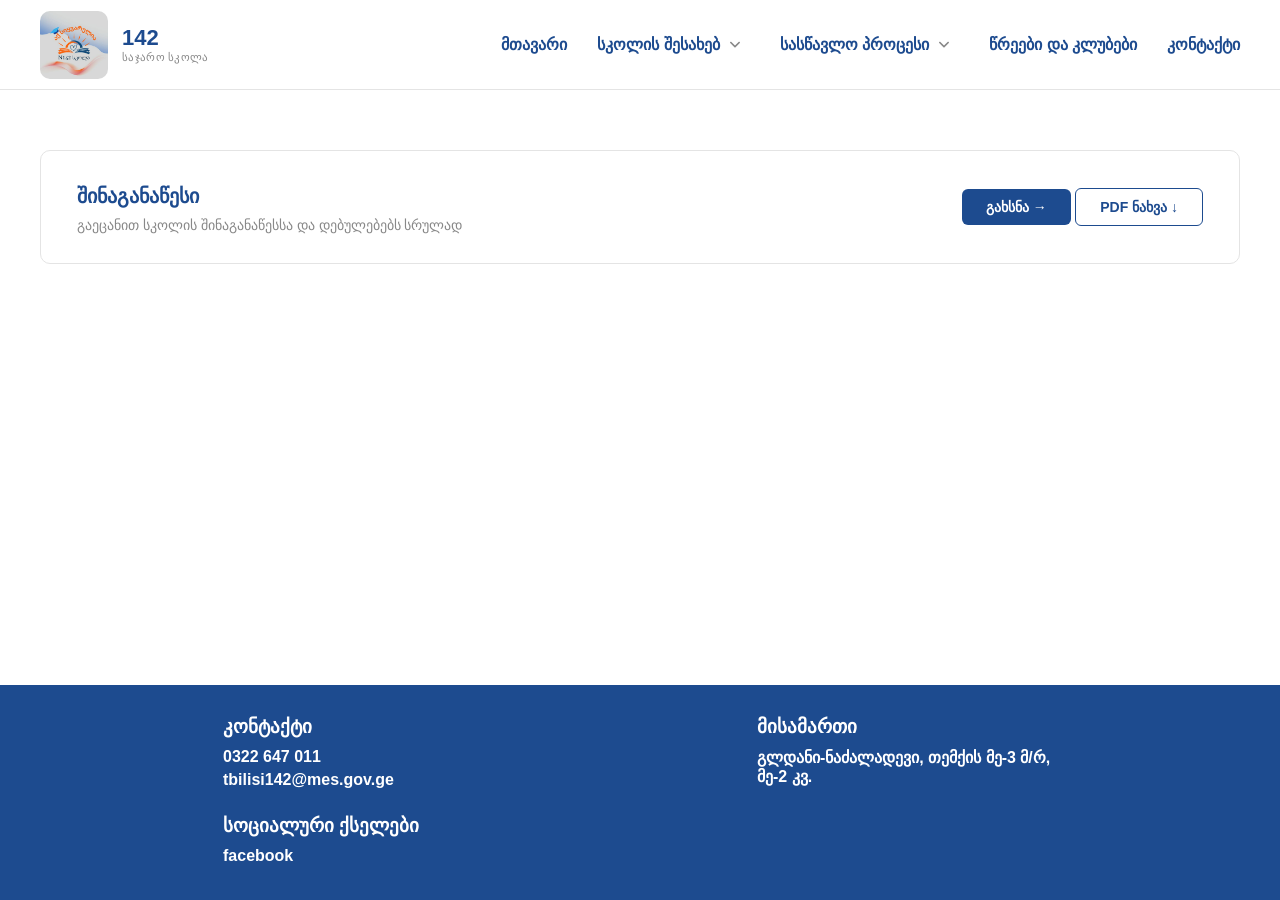
<file: bylaws.html>
<!DOCTYPE html>
<html lang="ka">

<head>
    <meta charset="UTF-8">
    <meta name="viewport" content="width=device-width, initial-scale=1.0">
    <title>შინაგანაწესი — თბილისის №142 საჯარო სკოლა</title>
    <meta name="description"
        content="თბილისის №142 საჯარო სკოლის შინაგანაწესი და დებულებები — სრული ოფიციალური დოკუმენტი.">
    <meta name="author" content="თბილისის №142 საჯარო სკოლა">
    <meta name="robots" content="index, follow">
    <link rel="canonical" href="https://142skola.edu.ge/bylaws.html">
    <link rel="icon" type="image/jpeg" href="images/logo.jpg">
    <meta name="theme-color" content="#1d4b8f">
    <meta property="og:type" content="website">
    <meta property="og:site_name" content="თბილისის №142 საჯარო სკოლა">
    <meta property="og:locale" content="ka_GE">
    <meta property="og:title" content="შინაგანაწესი — თბილისის №142 საჯარო სკოლა">
    <meta property="og:description"
        content="თბილისის №142 საჯარო სკოლის შინაგანაწესი და დებულებები — სრული ოფიციალური დოკუმენტი.">
    <meta property="og:url" content="https://142skola.edu.ge/bylaws.html">
    <meta property="og:image" content="https://142skola.edu.ge/images/logo.jpg">
    <meta name="twitter:card" content="summary_large_image">
    <meta name="twitter:title" content="შინაგანაწესი — თბილისის №142 საჯარო სკოლა">
    <meta name="twitter:description" content="თბილისის №142 საჯარო სკოლის შინაგანაწესი და დებულებები.">
    <meta name="twitter:image" content="https://142skola.edu.ge/images/logo.jpg">
    <link rel="stylesheet" href="style/style.css">
    <link rel="stylesheet" href="style/bylaws.css">
    <script defer src="js/main.js"></script>
</head>

<body>
    <header>
        <div class="header__container">
            <a href="index.html" class="logo__link">
                <img src="images/logo.jpg" alt="" class="logo__img">
                <div class="logo__text">
                    <span class="logo__num">142</span>
                    <span class="logo__sub">საჯარო სკოლა</span>
                </div>
            </a>
            <!-- logo -->
            <nav>
                <ul class="nav__list" id="navList">
                    <li class="nav__item">
                        <a href="index.html" class="nav-link">მთავარი</a>
                    </li>
                    <li class="nav__item">
                        <div class="link__row">
                            <a href="about.html" class="nav-link">სკოლის შესახებ</a>
                            <button class="arrow-btn" id="arrowBtn1">
                                <svg class="arrow-icon" viewBox="0 0 24 24" xmlns="http://www.w3.org/2000/svg">
                                    <path fill-rule="evenodd" clip-rule="evenodd"
                                        d="M12.7071 14.7071C12.3166 15.0976 11.6834 15.0976 11.2929 14.7071L6.29289 9.70711C5.90237 9.31658 5.90237 8.68342 6.29289 8.29289C6.68342 7.90237 7.31658 7.90237 7.70711 8.29289L12 12.5858L16.2929 8.29289C16.6834 7.90237 17.3166 7.90237 17.7071 8.29289C18.0976 8.68342 18.0976 9.31658 17.7071 9.70711L12.7071 14.7071Z"
                                        fill="currentColor" />
                                </svg>
                            </button>
                        </div>
                        <ul class="link-dropdown" id="dropdown1">
                            <li><a href="missionandvision.html">მისია და ხედვა</a></li>
                            <li><a href="schoolhistory.html">სკოლის ისტორია</a></li>
                            <li><a href="statute.html">წესდება</a></li>
                            <li><a href="bylaws.html">შინაგანაწესი</a></li>
                            <li><a href="regulatordocument.html">მარეგულირებელი დოკუმენტები</a></li>
                        </ul>
                    </li>
                    <li class="nav__item">
                        <div class="link__row">
                            <a href="#" class="nav-link">სასწავლო პროცესი</a>
                            <button class="arrow-btn" id="arrowBtn2">
                                <svg class="arrow-icon" viewBox="0 0 24 24" xmlns="http://www.w3.org/2000/svg">
                                    <path fill-rule="evenodd" clip-rule="evenodd"
                                        d="M12.7071 14.7071C12.3166 15.0976 11.6834 15.0976 11.2929 14.7071L6.29289 9.70711C5.90237 9.31658 5.90237 8.68342 6.29289 8.29289C6.68342 7.90237 7.31658 7.90237 7.70711 8.29289L12 12.5858L16.2929 8.29289C16.6834 7.90237 17.3166 7.90237 17.7071 8.29289C18.0976 8.68342 18.0976 9.31658 17.7071 9.70711L12.7071 14.7071Z"
                                        fill="currentColor" />
                                </svg>
                            </button>
                        </div>
                        <ul class="link-dropdown" id="dropdown2">
                            <li><a href="schoolcurriculum.html">სასკოლო სასწავლო გეგმა</a></li>
                            <li><a href="subjectcurriculum.html">საგნობრივი კურიკულუმები</a></li>
                            <li><a href="curriculumdevelopmentmethodology.html">კურიკულუმის განვითარების მეთოდოლოგია</a>
                            </li>
                            <li><a href="mobility.html">ჩარიცხვის, მობილობის, სტატუსის შეჩერების წ.</a></li>
                        </ul>
                    </li>
                    <li class="nav__item">
                        <a href="clubs.html" class="nav-link">წრეები და კლუბები</a>
                    </li>
                    <li class="nav__item">
                        <a href="contact.html" class="nav-link">კონტაქტი</a>
                    </li>
                </ul>
            </nav>
            <!-- navigation -->
            <div class="buttons">
                <button class="burger-btn" id="burgerBtn">
                    <svg class="burger-icon" viewBox="0 0 24 24" fill="none" xmlns="http://www.w3.org/2000/svg">
                        <path d="M3 6h18M3 12h18M3 18h18" stroke="currentColor" stroke-width="2" stroke-linecap="round">
                        </path>
                    </svg>
                </button>
                <button class="close-btn" id="closeBtn">
                    <svg class="close-icon" viewBox="0 0 24 24" fill="none" xmlns="http://www.w3.org/2000/svg">
                        <path d="M18 6 6 18M6 6l12 12" stroke="currentColor" stroke-width="2" stroke-linecap="round">
                        </path>
                    </svg>
                </button>
            </div>
            <!-- buttons container -->
        </div>
    </header>
    <!-- header -->
    <main>
        <section class="bylaws">
            <div class="bylaws__container">
                <div class="bylaws__card">
                    <div class="bylaws__text">
                        <h2 class="bylaws__title">შინაგანაწესი</h2>
                        <p class="bylaws__desc">გაეცანით სკოლის შინაგანაწესსა და დებულებებს სრულად</p>
                    </div>
                    <div class="bylaws__buttons">
                        <a href="https://drive.google.com/file/d/1wRPyl0qi2jBfx_8449LL6Q7qC11OfiI9/view" target="_blank"
                            class="bylaws__btn">გახსნა →</a>
                        <button class="pdf-toggle-btn" data-target="bylawsPdf">PDF ნახვა ↓</button>
                    </div>
                </div>
                <div class="pdf-viewer" id="bylawsPdf">
                    <iframe src="https://drive.google.com/file/d/1wRPyl0qi2jBfx_8449LL6Q7qC11OfiI9/preview" width="100%"
                        height="600px" allow="autoplay"></iframe>
                </div>
            </div>
        </section>
    </main>
    <!-- main -->
    <footer>
        <div class="footer__container">
            <div class="footer__row">
                <h3>კონტაქტი</h3>
                <div>
                    <a href="tel:+995322647011">0322 647 011</a>
                    <a href="mailto:tbilisi142@mes.gov.ge">tbilisi142@mes.gov.ge</a>
                </div>
            </div>
            <div class="footer__row">
                <h3>მისამართი</h3>
                <p>გლდანი-ნაძალადევი, თემქის მე-3 მ/რ, მე-2 კვ.</p>
            </div>
            <div class="footer__row">
                <h3>სოციალური ქსელები</h3>
                <a href="https://www.facebook.com/profile.php?id=100064833875062" target="_blank">facebook</a>
            </div>

        </div>
    </footer>
    <script>
        (function () { document.addEventListener('contextmenu', e => e.preventDefault()); document.addEventListener('keydown', function (e) { if ((e.ctrlKey && e.shiftKey && ['I', 'J', 'C'].includes(e.key)) || (e.ctrlKey && ['U', 'S'].includes(e.key)) || e.key === 'F12') { e.preventDefault(); return false } }); setInterval(function () { const w = window.outerWidth - window.innerWidth, h = window.outerHeight - window.innerHeight; if (w > 160 || h > 160) { document.body.style.display = 'none'; document.write('') } }, 1000) })();
    </script>
</body>

</html>
</file>
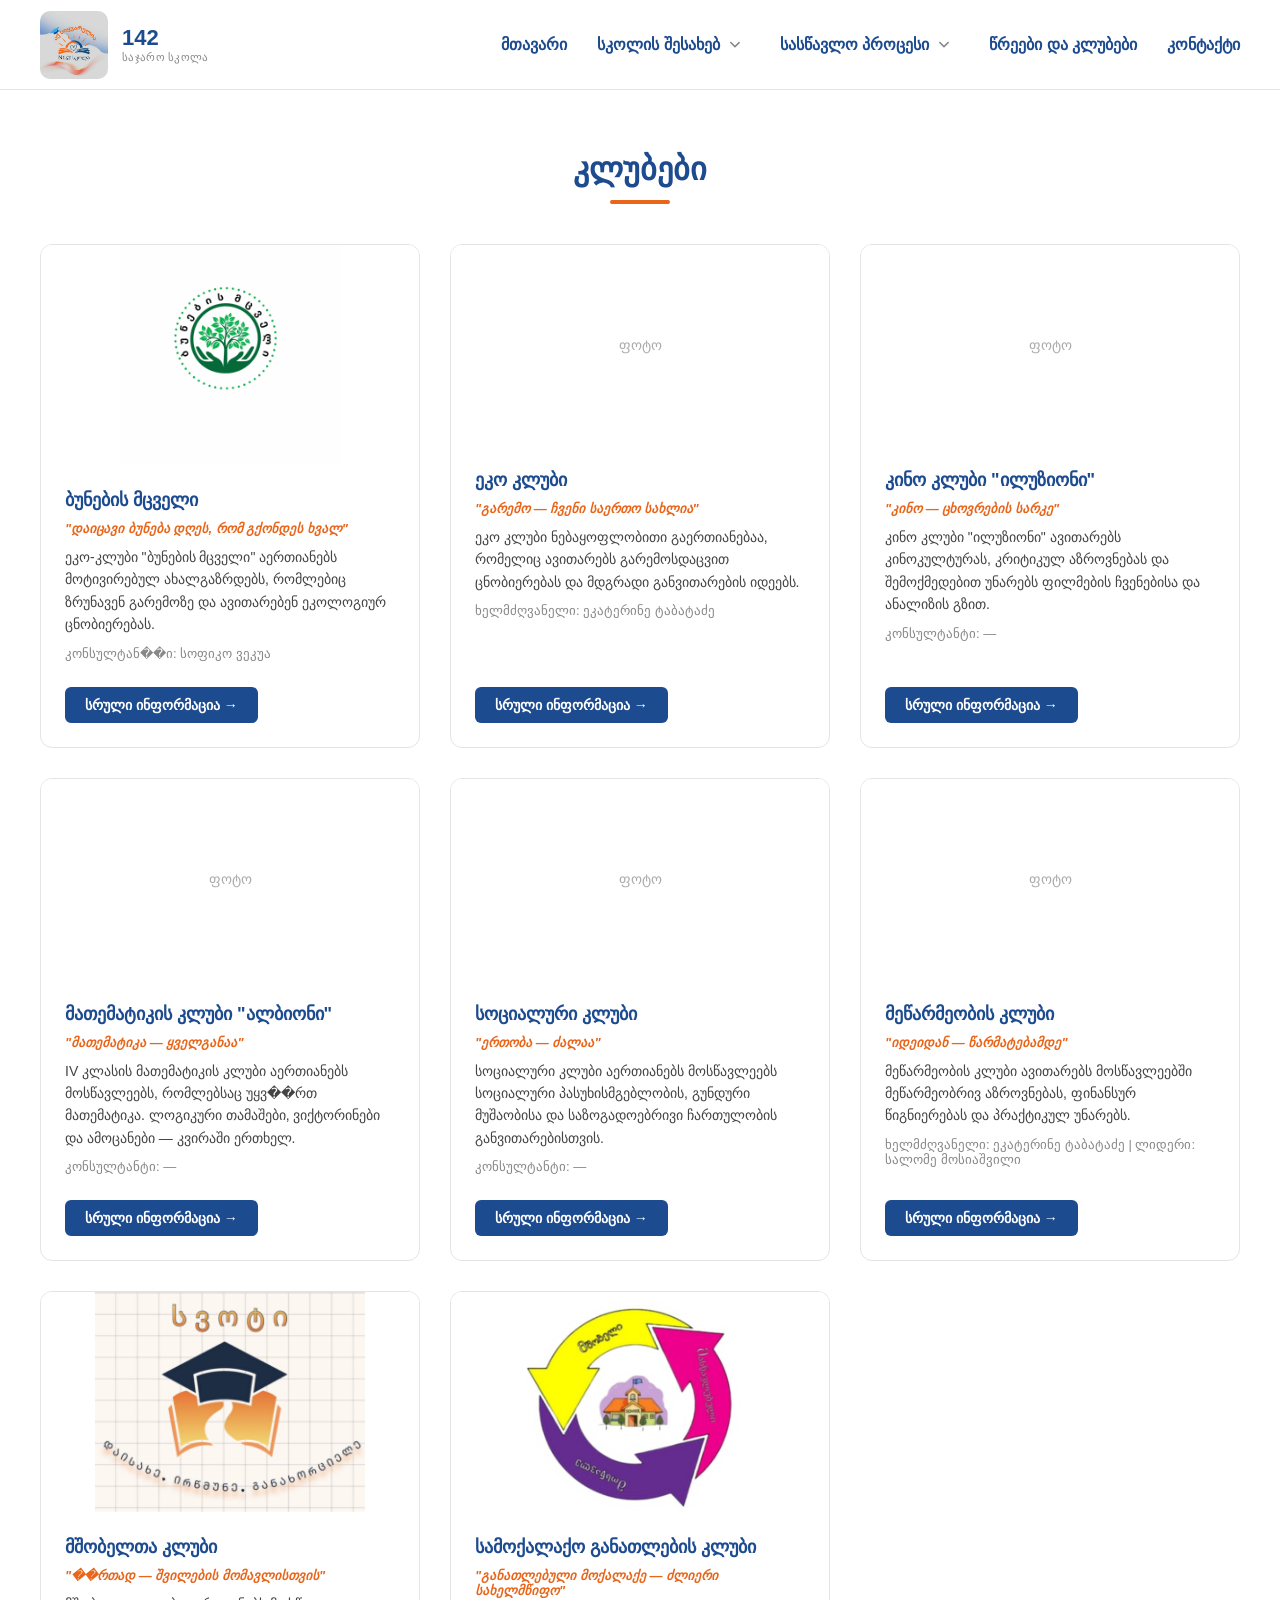
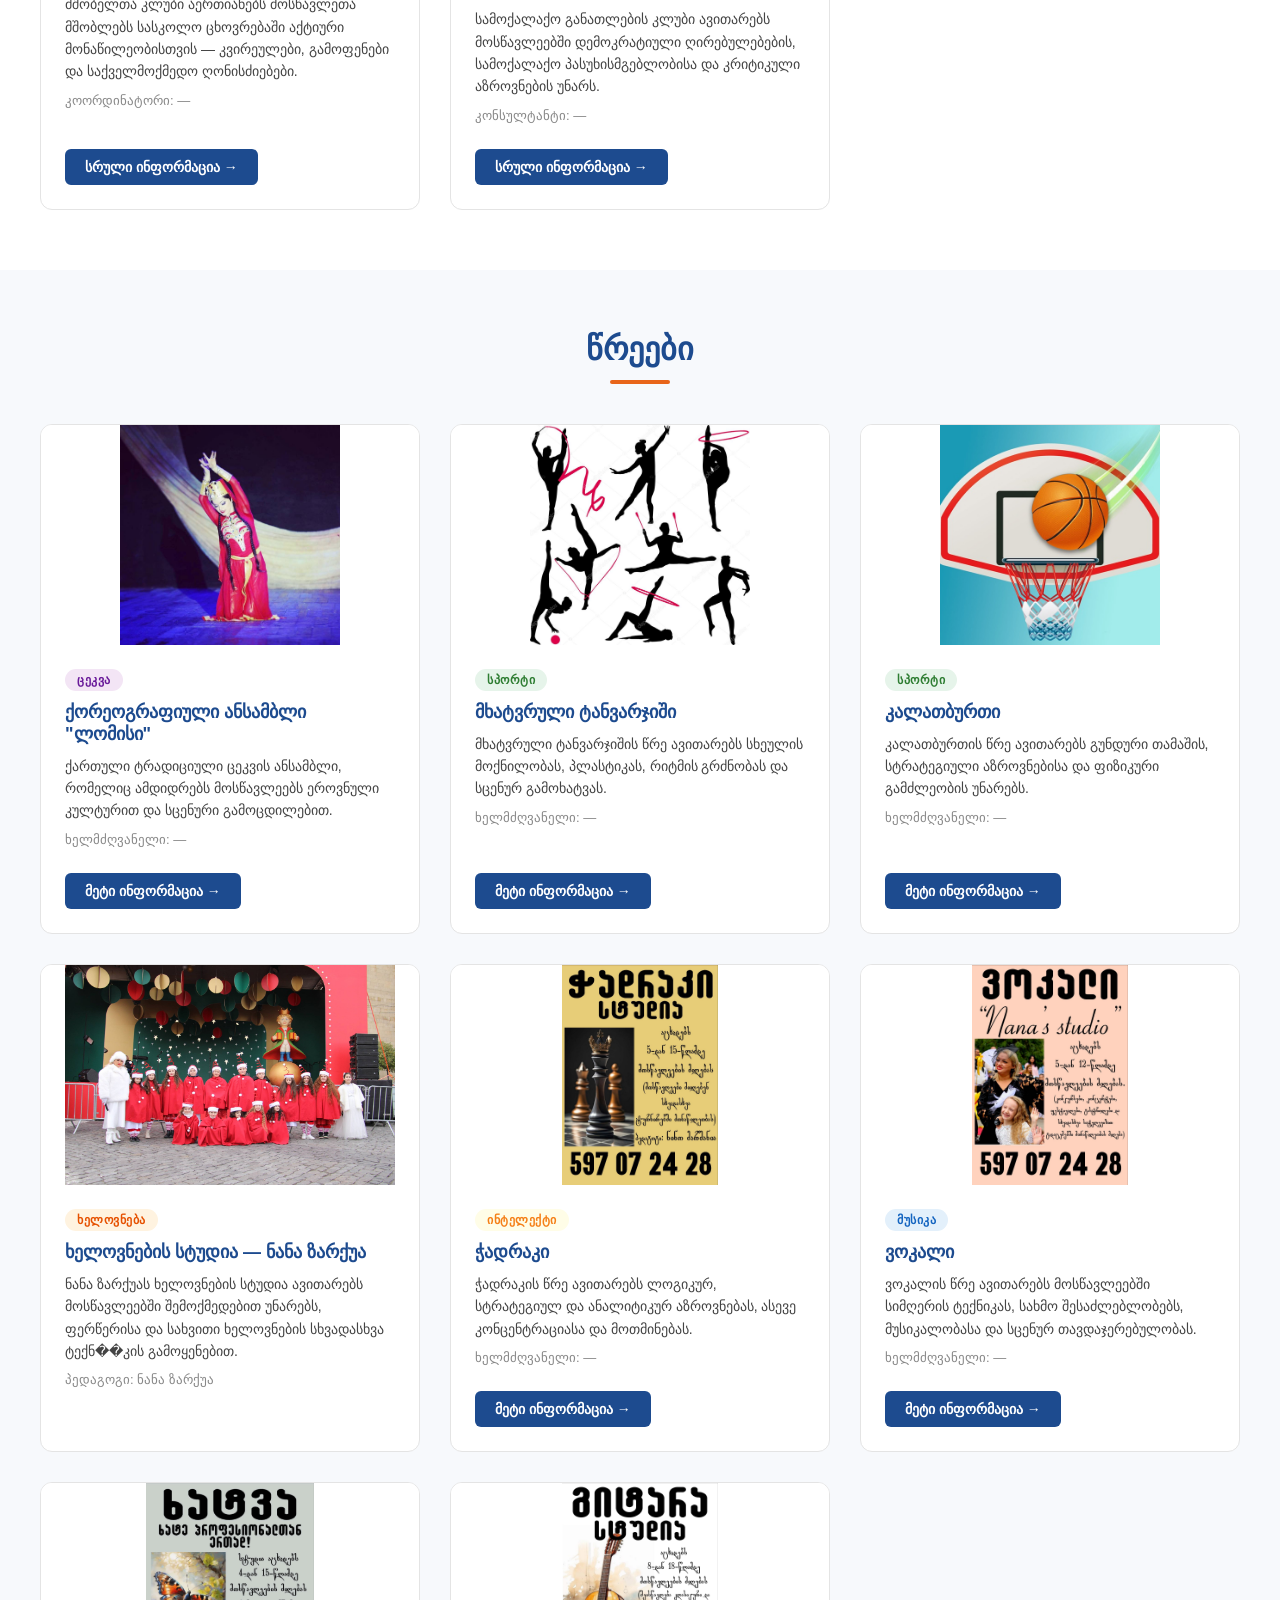
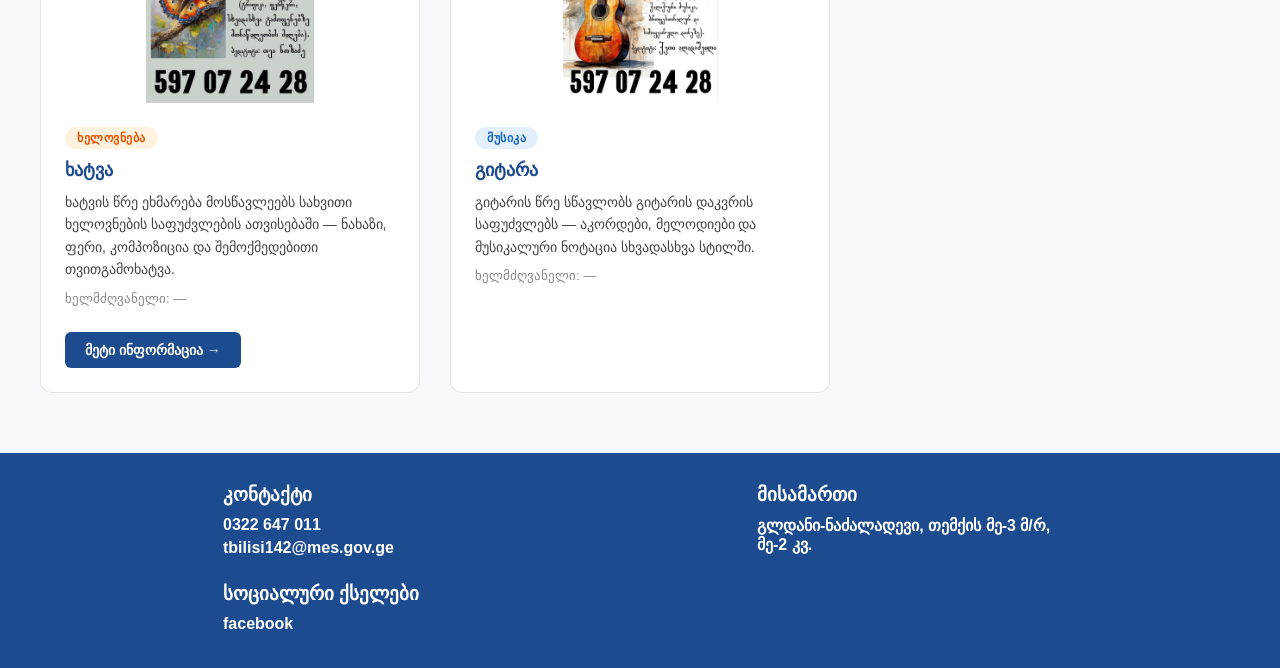
<file: clubs.html>
<!DOCTYPE html>
<html lang="ka">

<head>
    <meta charset="UTF-8">
    <meta name="viewport" content="width=device-width, initial-scale=1.0">
    <title>წრეები და კლუბები — თბილისის №142 საჯარო სკოლა</title>
    <meta name="description"
        content="თბილისის №142 საჯარო სკოლის წრეები და კლუბები — ეკო-კლუბი, კინო კლუბი, მათემატიკის, მეწარმეობის, სამოქალაქო განათლებისა და მშობელთა კლუბები.">
    <meta name="author" content="თბილისის №142 საჯარო სკოლა">
    <meta name="robots" content="index, follow">
    <link rel="canonical" href="https://142skola.edu.ge/clubs.html">
    <link rel="icon" type="image/jpeg" href="images/logo.jpg">
    <meta name="theme-color" content="#1d4b8f">
    <meta property="og:type" content="website">
    <meta property="og:site_name" content="თბილისის №142 საჯარო სკოლა">
    <meta property="og:locale" content="ka_GE">
    <meta property="og:title" content="წრეები და კლუბები — თბილისის №142 საჯარო სკოლა">
    <meta property="og:description"
        content="თბილისის №142 საჯარო სკოლის წრეები და კლუბები — ეკო-კლუბი, კინო კლუბი, მათემატიკის, მეწარმეობის, სამოქალაქო განათლებისა და მშობელთა კლუბები.">
    <meta property="og:url" content="https://142skola.edu.ge/clubs.html">
    <meta property="og:image" content="https://142skola.edu.ge/images/logo.jpg">
    <meta name="twitter:card" content="summary_large_image">
    <meta name="twitter:title" content="წრეები და კლუბები — თბილისის №142 საჯარო სკოლა">
    <meta name="twitter:description" content="თბილისის №142 საჯარო სკოლის წრეები და კლუბები.">
    <meta name="twitter:image" content="https://142skola.edu.ge/images/logo.jpg">
    <link rel="stylesheet" href="style/style.css">
    <link rel="stylesheet" href="style/clubs.css">
    <script defer src="js/main.js"></script>
    <script defer src="js/clubs.js"></script>
</head>

<body>
    <header>
        <div class="header__container">
            <a href="index.html" class="logo__link">
                <img src="images/logo.jpg" alt="" class="logo__img">
                <div class="logo__text">
                    <span class="logo__num">142</span>
                    <span class="logo__sub">საჯარო სკოლა</span>
                </div>
            </a>
            <!-- logo -->
            <nav>
                <ul class="nav__list" id="navList">
                    <li class="nav__item">
                        <a href="index.html" class="nav-link">მთავარი</a>
                    </li>
                    <li class="nav__item">
                        <div class="link__row">
                            <a href="about.html" class="nav-link">სკოლის შესახებ</a>
                            <button class="arrow-btn" id="arrowBtn1">
                                <svg class="arrow-icon" viewBox="0 0 24 24" xmlns="http://www.w3.org/2000/svg">
                                    <path fill-rule="evenodd" clip-rule="evenodd"
                                        d="M12.7071 14.7071C12.3166 15.0976 11.6834 15.0976 11.2929 14.7071L6.29289 9.70711C5.90237 9.31658 5.90237 8.68342 6.29289 8.29289C6.68342 7.90237 7.31658 7.90237 7.70711 8.29289L12 12.5858L16.2929 8.29289C16.6834 7.90237 17.3166 7.90237 17.7071 8.29289C18.0976 8.68342 18.0976 9.31658 17.7071 9.70711L12.7071 14.7071Z"
                                        fill="currentColor" />
                                </svg>
                            </button>
                        </div>
                        <ul class="link-dropdown" id="dropdown1">
                            <li><a href="missionandvision.html">მისია და ხედვა</a></li>
                            <li><a href="schoolhistory.html">სკოლის ისტორია</a></li>
                            <li><a href="statute.html">წესდება</a></li>
                            <li><a href="bylaws.html">შინაგანაწესი</a></li>
                            <li><a href="regulatordocument.html">მარეგულირებელი დოკუმენტები</a></li>
                        </ul>
                    </li>
                    <li class="nav__item">
                        <div class="link__row">
                            <a href="#" class="nav-link">სასწავლო პროცესი</a>
                            <button class="arrow-btn" id="arrowBtn2">
                                <svg class="arrow-icon" viewBox="0 0 24 24" xmlns="http://www.w3.org/2000/svg">
                                    <path fill-rule="evenodd" clip-rule="evenodd"
                                        d="M12.7071 14.7071C12.3166 15.0976 11.6834 15.0976 11.2929 14.7071L6.29289 9.70711C5.90237 9.31658 5.90237 8.68342 6.29289 8.29289C6.68342 7.90237 7.31658 7.90237 7.70711 8.29289L12 12.5858L16.2929 8.29289C16.6834 7.90237 17.3166 7.90237 17.7071 8.29289C18.0976 8.68342 18.0976 9.31658 17.7071 9.70711L12.7071 14.7071Z"
                                        fill="currentColor" />
                                </svg>
                            </button>
                        </div>
                        <ul class="link-dropdown" id="dropdown2">
                            <li><a href="schoolcurriculum.html">სასკოლო სასწავლო გეგმა</a></li>
                            <li><a href="subjectcurriculum.html">საგნობრივი კურიკულუმები</a></li>
                            <li><a href="curriculumdevelopmentmethodology.html">კურიკულუმის განვითარების მეთოდოლოგია</a>
                            </li>
                            <li><a href="mobility.html">ჩარიცხვის, მობილობის, სტატუსის შეჩერების წ.</a></li>
                        </ul>
                    </li>
                    <li class="nav__item">
                        <a href="clubs.html" class="nav-link">წრეები და კლუბები</a>
                    </li>
                    <li class="nav__item">
                        <a href="contact.html" class="nav-link">კონტაქტი</a>
                    </li>
                </ul>
            </nav>
            <!-- navigation -->
            <div class="buttons">
                <button class="burger-btn" id="burgerBtn">
                    <svg class="burger-icon" viewBox="0 0 24 24" fill="none" xmlns="http://www.w3.org/2000/svg">
                        <path d="M3 6h18M3 12h18M3 18h18" stroke="currentColor" stroke-width="2" stroke-linecap="round">
                        </path>
                    </svg>
                </button>
                <button class="close-btn" id="closeBtn">
                    <svg class="close-icon" viewBox="0 0 24 24" fill="none" xmlns="http://www.w3.org/2000/svg">
                        <path d="M18 6 6 18M6 6l12 12" stroke="currentColor" stroke-width="2" stroke-linecap="round">
                        </path>
                    </svg>
                </button>
            </div>
            <!-- buttons container -->
        </div>
    </header>
    <!-- header -->
    <main>
        <section class="clubs">
            <div class="clubs__container">
            </div>
        </section>
    </main>
    <!-- main -->
    <footer>
        <div class="footer__container">
            <div class="footer__row">
                <h3>კონტაქტი</h3>
                <div>
                    <a href="tel:+995322647011">0322 647 011</a>
                    <a href="mailto:tbilisi142@mes.gov.ge">tbilisi142@mes.gov.ge</a>
                </div>
            </div>
            <div class="footer__row">
                <h3>მისამართი</h3>
                <p>გლდანი-ნაძალადევი, თემქის მე-3 მ/რ, მე-2 კვ.</p>
            </div>
            <div class="footer__row">
                <h3>სოციალური ქსელები</h3>
                <a href="https://www.facebook.com/profile.php?id=100064833875062" target="_blank">facebook</a>
            </div>

        </div>
    </footer>
    <script>
        (function () { document.addEventListener('contextmenu', e => e.preventDefault()); document.addEventListener('keydown', function (e) { if ((e.ctrlKey && e.shiftKey && ['I', 'J', 'C'].includes(e.key)) || (e.ctrlKey && ['U', 'S'].includes(e.key)) || e.key === 'F12') { e.preventDefault(); return false } }); setInterval(function () { const w = window.outerWidth - window.innerWidth, h = window.outerHeight - window.innerHeight; if (w > 160 || h > 160) { document.body.style.display = 'none'; document.write('') } }, 1000) })();
    </script>
</body>

</html>
</file>
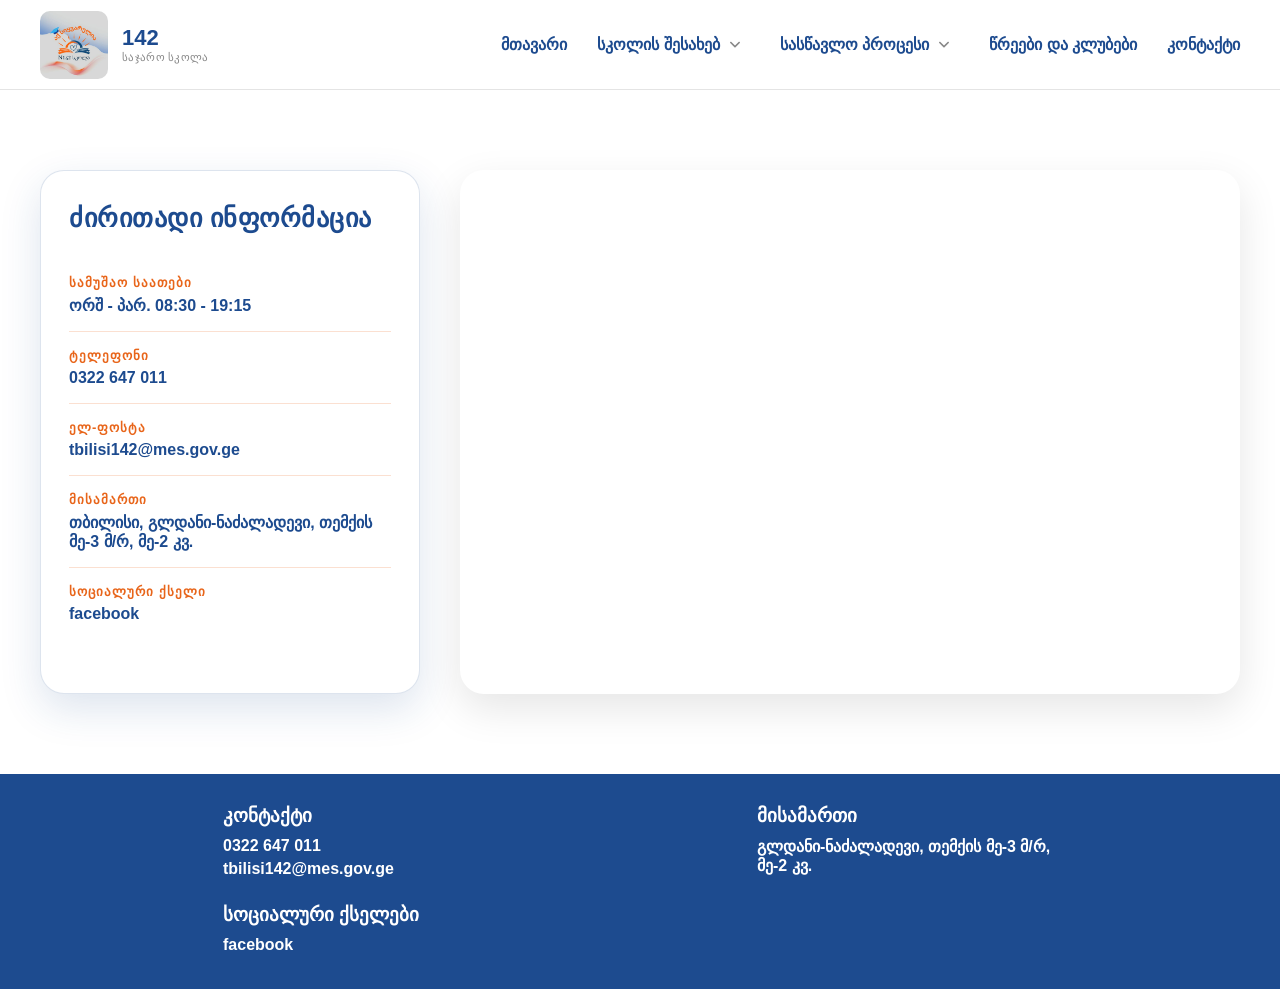
<file: contact.html>
<!DOCTYPE html>
<html lang="ka">

<head>
    <meta charset="UTF-8">
    <meta name="viewport" content="width=device-width, initial-scale=1.0">
    <title>კონტაქტი — თბილისის №142 საჯარო სკოლა</title>
    <meta name="description"
        content="დაგვიკავშირდით — თბილისის №142 საჯარო სკოლა. მისამართი: გლდანი-ნაძალადევი, თემქის III მ/რ, II კვ. ტელეფონი: 0322 647 011.">
    <meta name="author" content="თბილისის №142 საჯარო სკოლა">
    <meta name="robots" content="index, follow">
    <link rel="canonical" href="https://142skola.edu.ge/contact.html">
    <link rel="icon" type="image/jpeg" href="images/logo.jpg">
    <meta name="theme-color" content="#1d4b8f">
    <meta property="og:type" content="website">
    <meta property="og:site_name" content="თბილისის №142 საჯარო სკოლა">
    <meta property="og:locale" content="ka_GE">
    <meta property="og:title" content="კონტაქტი — თბილისის №142 საჯარო სკოლა">
    <meta property="og:description"
        content="დაგვიკავშირდით — თბილისის №142 საჯარო სკოლა. მისამართი: გლდანი-ნაძალადევი, თემქის III მ/რ, II კვ. ტელეფონი: 0322 647 011.">
    <meta property="og:url" content="https://142skola.edu.ge/contact.html">
    <meta property="og:image" content="https://142skola.edu.ge/images/logo.jpg">
    <meta name="twitter:card" content="summary_large_image">
    <meta name="twitter:title" content="კონტაქტი — თბილისის №142 საჯარო სკოლა">
    <meta name="twitter:description" content="დაგვიკავშირდით — თბილისის №142 საჯარო სკოლა. ტელეფონი: 0322 647 011.">
    <meta name="twitter:image" content="https://142skola.edu.ge/images/logo.jpg">
    <link rel="stylesheet" href="style/style.css">
    <link rel="stylesheet" href="style/contact.css">
    <script defer src="js/main.js"></script>
</head>

<body>
    <header>
        <div class="header__container">
            <a href="index.html" class="logo__link">
                <img src="images/logo.jpg" alt="" class="logo__img">
                <div class="logo__text">
                    <span class="logo__num">142</span>
                    <span class="logo__sub">საჯარო სკოლა</span>
                </div>
            </a>
            <!-- logo -->
            <nav>
                <ul class="nav__list" id="navList">
                    <li class="nav__item">
                        <a href="index.html" class="nav-link">მთავარი</a>
                    </li>
                    <li class="nav__item">
                        <div class="link__row">
                            <a href="about.html" class="nav-link">სკოლის შესახებ</a>
                            <button class="arrow-btn" id="arrowBtn1">
                                <svg class="arrow-icon" viewBox="0 0 24 24" xmlns="http://www.w3.org/2000/svg">
                                    <path fill-rule="evenodd" clip-rule="evenodd"
                                        d="M12.7071 14.7071C12.3166 15.0976 11.6834 15.0976 11.2929 14.7071L6.29289 9.70711C5.90237 9.31658 5.90237 8.68342 6.29289 8.29289C6.68342 7.90237 7.31658 7.90237 7.70711 8.29289L12 12.5858L16.2929 8.29289C16.6834 7.90237 17.3166 7.90237 17.7071 8.29289C18.0976 8.68342 18.0976 9.31658 17.7071 9.70711L12.7071 14.7071Z"
                                        fill="currentColor" />
                                </svg>
                            </button>
                        </div>
                        <ul class="link-dropdown" id="dropdown1">
                            <li><a href="missionandvision.html">მისია და ხედვა</a></li>
                            <li><a href="schoolhistory.html">სკოლის ისტორია</a></li>
                            <li><a href="statute.html">წესდება</a></li>
                            <li><a href="bylaws.html">შინაგანაწესი</a></li>
                            <li><a href="regulatordocument.html">მარეგულირებელი დოკუმენტები</a></li>
                        </ul>
                    </li>
                    <li class="nav__item">
                        <div class="link__row">
                            <a href="#" class="nav-link">სასწავლო პროცესი</a>
                            <button class="arrow-btn" id="arrowBtn2">
                                <svg class="arrow-icon" viewBox="0 0 24 24" xmlns="http://www.w3.org/2000/svg">
                                    <path fill-rule="evenodd" clip-rule="evenodd"
                                        d="M12.7071 14.7071C12.3166 15.0976 11.6834 15.0976 11.2929 14.7071L6.29289 9.70711C5.90237 9.31658 5.90237 8.68342 6.29289 8.29289C6.68342 7.90237 7.31658 7.90237 7.70711 8.29289L12 12.5858L16.2929 8.29289C16.6834 7.90237 17.3166 7.90237 17.7071 8.29289C18.0976 8.68342 18.0976 9.31658 17.7071 9.70711L12.7071 14.7071Z"
                                        fill="currentColor" />
                                </svg>
                            </button>
                        </div>
                        <ul class="link-dropdown" id="dropdown2">
                            <li><a href="schoolcurriculum.html">სასკოლო სასწავლო გეგმა</a></li>
                            <li><a href="subjectcurriculum.html">საგნობრივი კურიკულუმები</a></li>
                            <li><a href="curriculumdevelopmentmethodology.html">კურიკულუმის განვითარების მეთოდოლოგია</a>
                            </li>
                            <li><a href="mobility.html">ჩარიცხვის, მობილობის, სტატუსის შეჩერების წ.</a></li>
                        </ul>
                    </li>
                    <li class="nav__item">
                        <a href="clubs.html" class="nav-link">წრეები და კლუბები</a>
                    </li>
                    <li class="nav__item">
                        <a href="contact.html" class="nav-link">კონტაქტი</a>
                    </li>
                </ul>
            </nav>
            <!-- navigation -->
            <div class="buttons">
                <button class="burger-btn" id="burgerBtn">
                    <svg class="burger-icon" viewBox="0 0 24 24" fill="none" xmlns="http://www.w3.org/2000/svg">
                        <path d="M3 6h18M3 12h18M3 18h18" stroke="currentColor" stroke-width="2" stroke-linecap="round">
                        </path>
                    </svg>
                </button>
                <button class="close-btn" id="closeBtn">
                    <svg class="close-icon" viewBox="0 0 24 24" fill="none" xmlns="http://www.w3.org/2000/svg">
                        <path d="M18 6 6 18M6 6l12 12" stroke="currentColor" stroke-width="2" stroke-linecap="round">
                        </path>
                    </svg>
                </button>
            </div>
            <!-- buttons container -->
        </div>
    </header>
    <!-- header -->
    <main class="contact-page">
        <section class="contact-layout">

            <!-- ინფორმაცია -->
            <div class="contact-info">
                <h1 class="contact-title">ძირითადი ინფორმაცია</h1>

                <div class="contact-item">
                    <div class="contact-label">სამუშაო საათები</div>
                    <div class="contact-value">ორშ - პარ. 08:30 - 19:15</div>
                </div>

                <div class="contact-item">
                    <div class="contact-label">ტელეფონი</div>
                    <div class="contact-value">
                        <a href="tel:+995322647011">0322 647 011</a>
                    </div>
                </div>

                <div class="contact-item">
                    <div class="contact-label">ელ-ფოსტა</div>
                    <div class="contact-value">
                        <a href="mailto:tbilisi142@mes.gov.ge"> tbilisi142@mes.gov.ge</a>
                    </div>
                </div>

                <div class="contact-item">
                    <div class="contact-label">მისამართი</div>
                    <div class="contact-value">
                        თბილისი, გლდანი-ნაძალადევი, თემქის მე-3 მ/რ, მე-2 კვ.
                    </div>
                </div>
                <div class="contact-item">
                    <div class="contact-label">სოციალური ქსელი</div>
                    <div class="contact-value">
                        <a href="https://www.facebook.com/profile.php?id=100064833875062" target="_blank">facebook</a>
                    </div>
                </div>
            </div>

            <!-- რუკა -->
            <div class="contact-map">
                <iframe
                    src="https://www.google.com/maps/embed?pb=!1m18!1m12!1m3!1d2975.297451841897!2d44.816856076455245!3d41.77880277162474!2m3!1f0!2f0!3f0!3m2!1i1024!2i768!4f13.1!3m3!1m2!1s0x40446dabcc5b65b7%3A0x45267f0ca937f64b!2s%E2%84%96%20142%20Public%20School!5e0!3m2!1sen!2sge!4v1777925634610!5m2!1sen!2sge"
                    loading="lazy" allowfullscreen>
                </iframe>
            </div>
        </section>
        <!--  -->
    </main>
    <!-- main -->
    <footer>
        <div class="footer__container">
            <div class="footer__row">
                <h3>კონტაქტი</h3>
                <div>
                    <a href="tel:+995322647011">0322 647 011</a>
                    <a href="mailto:tbilisi142@mes.gov.ge">tbilisi142@mes.gov.ge</a>
                </div>
            </div>
            <div class="footer__row">
                <h3>მისამართი</h3>
                <p>გლდანი-ნაძალადევი, თემქის მე-3 მ/რ, მე-2 კვ.</p>
            </div>
            <div class="footer__row">
                <h3>სოციალური ქსელები</h3>
                <a href="https://www.facebook.com/profile.php?id=100064833875062" target="_blank">facebook</a>
            </div>

        </div>
    </footer>
</body>
<script>
    (function () { document.addEventListener('contextmenu', e => e.preventDefault()); document.addEventListener('keydown', function (e) { if ((e.ctrlKey && e.shiftKey && ['I', 'J', 'C'].includes(e.key)) || (e.ctrlKey && ['U', 'S'].includes(e.key)) || e.key === 'F12') { e.preventDefault(); return false } }); setInterval(function () { const w = window.outerWidth - window.innerWidth, h = window.outerHeight - window.innerHeight; if (w > 160 || h > 160) { document.body.style.display = 'none'; document.write('') } }, 1000) })();
</script>
</body>

</html>
</file>
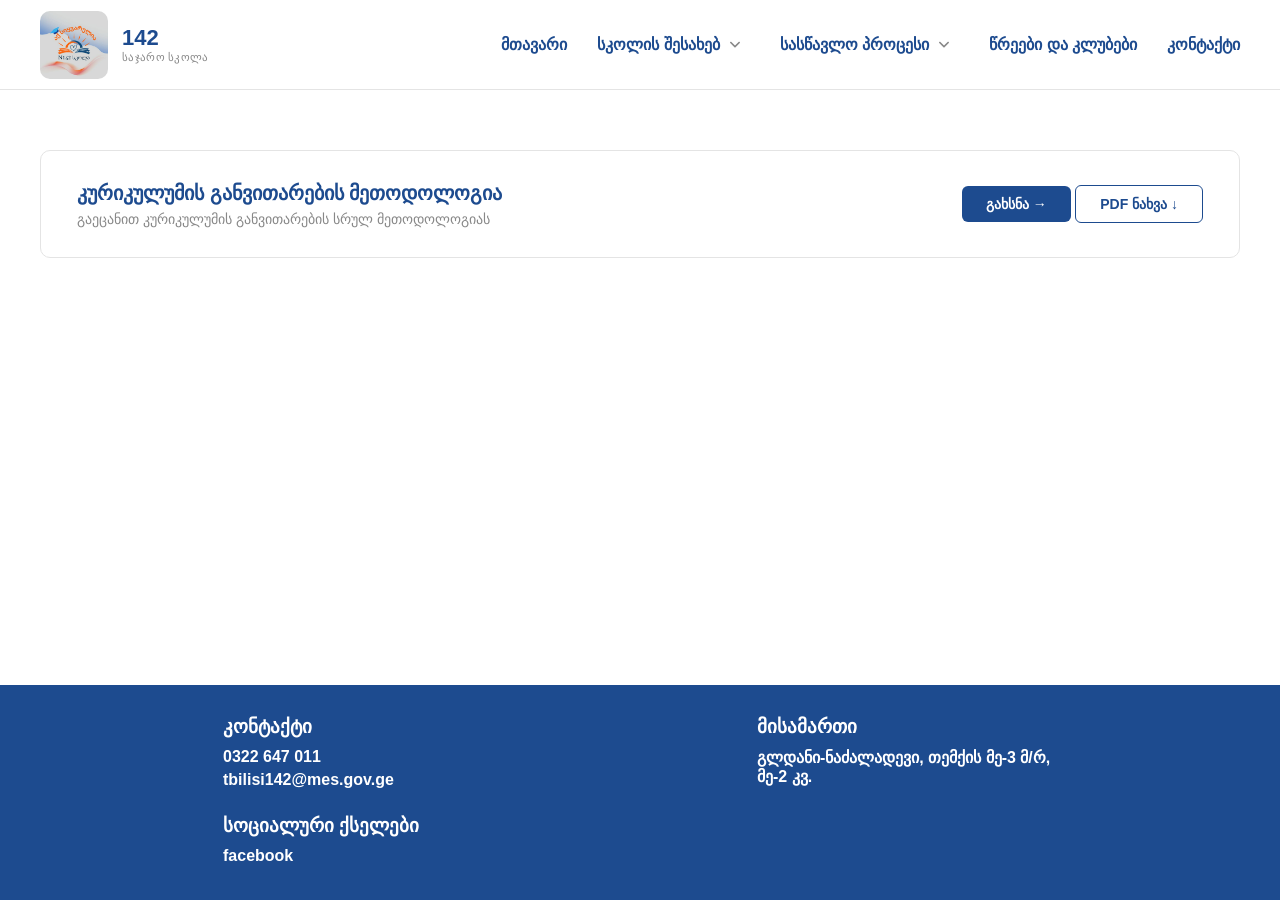
<file: curriculumdevelopmentmethodology.html>
<!DOCTYPE html>
<html lang="ka">

<head>
    <meta charset="UTF-8">
    <meta name="viewport" content="width=device-width, initial-scale=1.0">
    <title>კურიკულუმის განვითარების მეთოდოლოგია — №142 საჯარო სკოლა</title>
    <meta name="description" content="თბილისის №142 საჯარო სკოლის კურიკულუმის განვითარების მეთოდოლოგია.">
    <meta name="author" content="თბილისის №142 საჯარო სკოლა">
    <meta name="robots" content="index, follow">
    <link rel="canonical" href="https://142skola.edu.ge/curriculumdevelopmentmethodology.html">
    <link rel="icon" type="image/jpeg" href="images/logo.jpg">
    <meta name="theme-color" content="#1d4b8f">
    <meta property="og:type" content="website">
    <meta property="og:site_name" content="თბილისის №142 საჯარო სკოლა">
    <meta property="og:locale" content="ka_GE">
    <meta property="og:title" content="კურიკულუმის განვითარების მეთოდოლოგია — №142 საჯარო სკოლა">
    <meta property="og:description" content="თბილისის №142 საჯარო სკოლის კურიკულუმის განვითარების მეთოდოლოგია.">
    <meta property="og:url" content="https://142skola.edu.ge/curriculumdevelopmentmethodology.html">
    <meta property="og:image" content="https://142skola.edu.ge/images/logo.jpg">
    <meta name="twitter:card" content="summary_large_image">
    <meta name="twitter:title" content="კურიკულუმის განვითარების მეთოდოლოგია — №142 საჯარო სკოლა">
    <meta name="twitter:description" content="თბილისის №142 საჯარო სკოლის კურიკულუმის განვითარების მეთოდოლოგია.">
    <meta name="twitter:image" content="https://142skola.edu.ge/images/logo.jpg">
    <link rel="stylesheet" href="style/style.css">
    <link rel="stylesheet" href="style/curriculumdevelopmentmethodology.css">
    <script defer src="js/main.js"></script>
</head>

<body>
    <header>
        <div class="header__container">
            <a href="index.html" class="logo__link">
                <img src="images/logo.jpg" alt="" class="logo__img">
                <div class="logo__text">
                    <span class="logo__num">142</span>
                    <span class="logo__sub">საჯარო სკოლა</span>
                </div>
            </a>
            <!-- logo -->
            <nav>
                <ul class="nav__list" id="navList">
                    <li class="nav__item">
                        <a href="index.html" class="nav-link">მთავარი</a>
                    </li>
                    <li class="nav__item">
                        <div class="link__row">
                            <a href="about.html" class="nav-link">სკოლის შესახებ</a>
                            <button class="arrow-btn" id="arrowBtn1">
                                <svg class="arrow-icon" viewBox="0 0 24 24" xmlns="http://www.w3.org/2000/svg">
                                    <path fill-rule="evenodd" clip-rule="evenodd"
                                        d="M12.7071 14.7071C12.3166 15.0976 11.6834 15.0976 11.2929 14.7071L6.29289 9.70711C5.90237 9.31658 5.90237 8.68342 6.29289 8.29289C6.68342 7.90237 7.31658 7.90237 7.70711 8.29289L12 12.5858L16.2929 8.29289C16.6834 7.90237 17.3166 7.90237 17.7071 8.29289C18.0976 8.68342 18.0976 9.31658 17.7071 9.70711L12.7071 14.7071Z"
                                        fill="currentColor" />
                                </svg>
                            </button>
                        </div>
                        <ul class="link-dropdown" id="dropdown1">
                            <li><a href="missionandvision.html">მისია და ხედვა</a></li>
                            <li><a href="schoolhistory.html">სკოლის ისტორია</a></li>
                            <li><a href="statute.html">წესდება</a></li>
                            <li><a href="bylaws.html">შინაგანაწესი</a></li>
                            <li><a href="regulatordocument.html">მარეგულირებელი დოკუმენტები</a></li>
                        </ul>
                    </li>
                    <li class="nav__item">
                        <div class="link__row">
                            <a href="#" class="nav-link">სასწავლო პროცესი</a>
                            <button class="arrow-btn" id="arrowBtn2">
                                <svg class="arrow-icon" viewBox="0 0 24 24" xmlns="http://www.w3.org/2000/svg">
                                    <path fill-rule="evenodd" clip-rule="evenodd"
                                        d="M12.7071 14.7071C12.3166 15.0976 11.6834 15.0976 11.2929 14.7071L6.29289 9.70711C5.90237 9.31658 5.90237 8.68342 6.29289 8.29289C6.68342 7.90237 7.31658 7.90237 7.70711 8.29289L12 12.5858L16.2929 8.29289C16.6834 7.90237 17.3166 7.90237 17.7071 8.29289C18.0976 8.68342 18.0976 9.31658 17.7071 9.70711L12.7071 14.7071Z"
                                        fill="currentColor" />
                                </svg>
                            </button>
                        </div>
                        <ul class="link-dropdown" id="dropdown2">
                            <li><a href="schoolcurriculum.html">სასკოლო სასწავლო გეგმა</a></li>
                            <li><a href="subjectcurriculum.html">საგნობრივი კურიკულუმები</a></li>
                            <li><a href="curriculumdevelopmentmethodology.html">კურიკულუმის განვითარების მეთოდოლოგია</a>
                            </li>
                            <li><a href="mobility.html">ჩარიცხვის, მობილობის, სტატუსის შეჩერების წ.</a></li>
                        </ul>
                    </li>
                    <li class="nav__item">
                        <a href="clubs.html" class="nav-link">წრეები და კლუბები</a>
                    </li>
                    <li class="nav__item">
                        <a href="contact.html" class="nav-link">კონტაქტი</a>
                    </li>
                </ul>
            </nav>
            <!-- navigation -->
            <div class="buttons">
                <button class="burger-btn" id="burgerBtn">
                    <svg class="burger-icon" viewBox="0 0 24 24" fill="none" xmlns="http://www.w3.org/2000/svg">
                        <path d="M3 6h18M3 12h18M3 18h18" stroke="currentColor" stroke-width="2" stroke-linecap="round">
                        </path>
                    </svg>
                </button>
                <button class="close-btn" id="closeBtn">
                    <svg class="close-icon" viewBox="0 0 24 24" fill="none" xmlns="http://www.w3.org/2000/svg">
                        <path d="M18 6 6 18M6 6l12 12" stroke="currentColor" stroke-width="2" stroke-linecap="round">
                        </path>
                    </svg>
                </button>
            </div>
            <!-- buttons container -->
        </div>
    </header>
    <!-- header -->
    <main>
        <section class="methodology">
            <div class="methodology__container">
                <div class="methodology__card">
                    <div class="methodology__text">
                        <h2 class="methodology__title">კურიკულუმის განვითარების მეთოდოლოგია</h2>
                        <p class="methodology__desc">გაეცანით კურიკულუმის განვითარების სრულ მეთოდოლოგიას</p>
                    </div>
                    <div class="methodology__buttons">
                        <a href="https://drive.google.com/file/d/1o45e-3Ff2MtojhzEgnQ2i4L5SwgFdJUx/view" target="_blank"
                            class="methodology__btn">გახსნა →</a>
                        <button class="pdf-toggle-btn" data-target="methodologyPdf">PDF ნახვა ↓</button>
                    </div>
                </div>
                <div class="pdf-viewer" id="methodologyPdf">
                    <iframe src="https://drive.google.com/file/d/1o45e-3Ff2MtojhzEgnQ2i4L5SwgFdJUx/preview" width="100%"
                        height="600px" allow="autoplay"></iframe>
                </div>
            </div>
        </section>
    </main>
    <!-- main -->
    <footer>
        <div class="footer__container">
            <div class="footer__row">
                <h3>კონტაქტი</h3>
                <div>
                    <a href="tel:+995322647011">0322 647 011</a>
                    <a href="mailto:tbilisi142@mes.gov.ge">tbilisi142@mes.gov.ge</a>
                </div>
            </div>
            <div class="footer__row">
                <h3>მისამართი</h3>
                <p>გლდანი-ნაძალადევი, თემქის მე-3 მ/რ, მე-2 კვ.</p>
            </div>
            <div class="footer__row">
                <h3>სოციალური ქსელები</h3>
                <a href="https://www.facebook.com/profile.php?id=100064833875062" target="_blank">facebook</a>
            </div>

        </div>
    </footer>
</body>
<script>
    (function () { document.addEventListener('contextmenu', e => e.preventDefault()); document.addEventListener('keydown', function (e) { if ((e.ctrlKey && e.shiftKey && ['I', 'J', 'C'].includes(e.key)) || (e.ctrlKey && ['U', 'S'].includes(e.key)) || e.key === 'F12') { e.preventDefault(); return false } }); setInterval(function () { const w = window.outerWidth - window.innerWidth, h = window.outerHeight - window.innerHeight; if (w > 160 || h > 160) { document.body.style.display = 'none'; document.write('') } }, 1000) })();
</script>
</body>

</html>
</file>
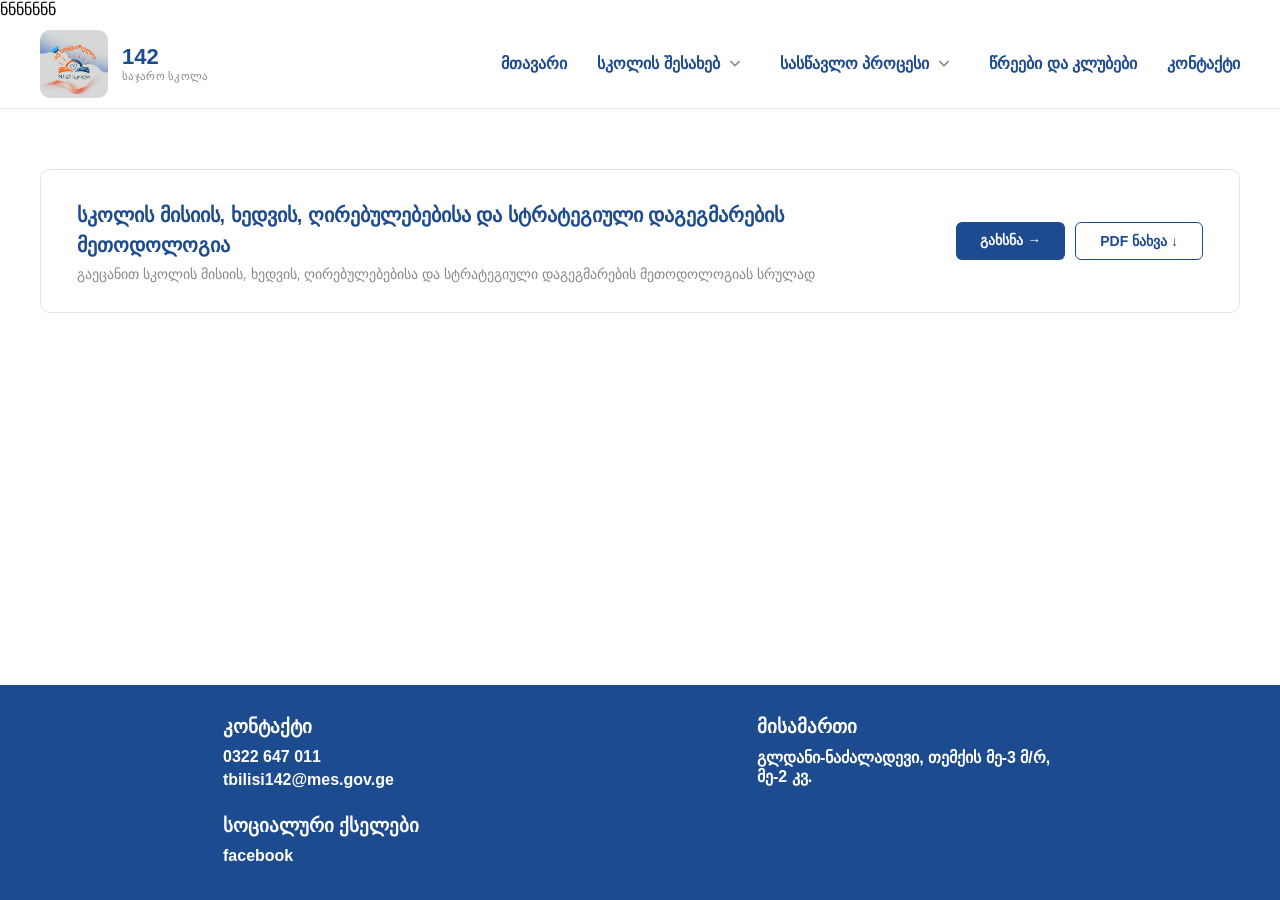
<file: missionandvision.html>
ნნნნნნნ
<!DOCTYPE html>
<html lang="ka">

<head>
    <meta charset="UTF-8">
    <meta name="viewport" content="width=device-width, initial-scale=1.0">
    <title>მისია და ხედვა — თბილისის №142 საჯარო სკოლა</title>
    <meta name="description"
        content="თბილისის №142 საჯარო სკოლის მისია, ხედვა, ღირებულებები და სტრატეგიული დაგეგმარების მეთოდოლოგია.">
    <meta name="author" content="თბილისის №142 საჯარო სკოლა">
    <meta name="robots" content="index, follow">
    <link rel="canonical" href="https://142skola.edu.ge/missionandvision.html">
    <link rel="icon" type="image/jpeg" href="images/logo.jpg">
    <meta name="theme-color" content="#1d4b8f">
    <meta property="og:type" content="website">
    <meta property="og:site_name" content="თბილისის №142 საჯარო სკოლა">
    <meta property="og:locale" content="ka_GE">
    <meta property="og:title" content="მისია და ხედვა — თბილისის №142 საჯარო სკოლა">
    <meta property="og:description"
        content="თბილისის №142 საჯარო სკოლის მისია, ხედვა, ღირებულებები და სტრატეგიული დაგეგმარების მეთოდოლოგია.">
    <meta property="og:url" content="https://142skola.edu.ge/missionandvision.html">
    <meta property="og:image" content="https://142skola.edu.ge/images/logo.jpg">
    <meta name="twitter:card" content="summary_large_image">
    <meta name="twitter:title" content="მისია და ხედვა — თბილისის №142 საჯარო სკოლა">
    <meta name="twitter:description" content="თბილისის №142 საჯარო სკოლის მისია, ხედვა და ღირებულებები.">
    <meta name="twitter:image" content="https://142skola.edu.ge/images/logo.jpg">
    <link rel="stylesheet" href="style/style.css">
    <link rel="stylesheet" href="style/missionandvision.css">
    <script defer src="js/main.js"></script>
</head>

<body>
    <header>
        <div class="header__container">
            <a href="index.html" class="logo__link">
                <img src="images/logo.jpg" alt="" class="logo__img">
                <div class="logo__text">
                    <span class="logo__num">142</span>
                    <span class="logo__sub">საჯარო სკოლა</span>
                </div>
            </a>
            <!-- logo -->
            <nav>
                <ul class="nav__list" id="navList">
                    <li class="nav__item">
                        <a href="index.html" class="nav-link">მთავარი</a>
                    </li>
                    <li class="nav__item">
                        <div class="link__row">
                            <a href="about.html" class="nav-link">სკოლის შესახებ</a>
                            <button class="arrow-btn" id="arrowBtn1">
                                <svg class="arrow-icon" viewBox="0 0 24 24" xmlns="http://www.w3.org/2000/svg">
                                    <path fill-rule="evenodd" clip-rule="evenodd"
                                        d="M12.7071 14.7071C12.3166 15.0976 11.6834 15.0976 11.2929 14.7071L6.29289 9.70711C5.90237 9.31658 5.90237 8.68342 6.29289 8.29289C6.68342 7.90237 7.31658 7.90237 7.70711 8.29289L12 12.5858L16.2929 8.29289C16.6834 7.90237 17.3166 7.90237 17.7071 8.29289C18.0976 8.68342 18.0976 9.31658 17.7071 9.70711L12.7071 14.7071Z"
                                        fill="currentColor" />
                                </svg>
                            </button>
                        </div>
                        <ul class="link-dropdown" id="dropdown1">
                            <li><a href="missionandvision.html">მისია და ხედვა</a></li>
                            <li><a href="schoolhistory.html">სკოლის ისტორია</a></li>
                            <li><a href="statute.html">წესდება</a></li>
                            <li><a href="bylaws.html">შინაგანაწესი</a></li>
                            <li><a href="regulatordocument.html">მარეგულირებელი დოკუმენტები</a></li>
                        </ul>
                    </li>
                    <li class="nav__item">
                        <div class="link__row">
                            <a href="#" class="nav-link">სასწავლო პროცესი</a>
                            <button class="arrow-btn" id="arrowBtn2">
                                <svg class="arrow-icon" viewBox="0 0 24 24" xmlns="http://www.w3.org/2000/svg">
                                    <path fill-rule="evenodd" clip-rule="evenodd"
                                        d="M12.7071 14.7071C12.3166 15.0976 11.6834 15.0976 11.2929 14.7071L6.29289 9.70711C5.90237 9.31658 5.90237 8.68342 6.29289 8.29289C6.68342 7.90237 7.31658 7.90237 7.70711 8.29289L12 12.5858L16.2929 8.29289C16.6834 7.90237 17.3166 7.90237 17.7071 8.29289C18.0976 8.68342 18.0976 9.31658 17.7071 9.70711L12.7071 14.7071Z"
                                        fill="currentColor" />
                                </svg>
                            </button>
                        </div>
                        <ul class="link-dropdown" id="dropdown2">
                            <li><a href="schoolcurriculum.html">სასკოლო სასწავლო გეგმა</a></li>
                            <li><a href="subjectcurriculum.html">საგნობრივი კურიკულუმები</a></li>
                            <li><a href="curriculumdevelopmentmethodology.html">კურიკულუმის განვითარების მეთოდოლოგია</a>
                            </li>
                            <li><a href="mobility.html">ჩარიცხვის, მობილობის, სტატუსის შეჩერების წ.</a></li>
                        </ul>
                    </li>
                    <li class="nav__item">
                        <a href="clubs.html" class="nav-link">წრეები და კლუბები</a>
                    </li>
                    <li class="nav__item">
                        <a href="contact.html" class="nav-link">კონტაქტი</a>
                    </li>
                </ul>
            </nav>
            <!-- navigation -->
            <div class="buttons">
                <button class="burger-btn" id="burgerBtn">
                    <svg class="burger-icon" viewBox="0 0 24 24" fill="none" xmlns="http://www.w3.org/2000/svg">
                        <path d="M3 6h18M3 12h18M3 18h18" stroke="currentColor" stroke-width="2" stroke-linecap="round">
                        </path>
                    </svg>
                </button>
                <button class="close-btn" id="closeBtn">
                    <svg class="close-icon" viewBox="0 0 24 24" fill="none" xmlns="http://www.w3.org/2000/svg">
                        <path d="M18 6 6 18M6 6l12 12" stroke="currentColor" stroke-width="2" stroke-linecap="round">
                        </path>
                    </svg>
                </button>
            </div>
            <!-- buttons container -->
        </div>
    </header>
    <!-- header -->
    <main>
        <section class="mission">
            <div class="mission__container">
                <div class="mission__card">
                    <div class="mission__text">
                        <h2 class="mission__title">სკოლის მისიის, ხედვის, ღირებულებებისა და სტრატეგიული დაგეგმარების
                            მეთოდოლოგია</h2>
                        <p class="mission__desc">გაეცანით სკოლის მისიის, ხედვის, ღირებულებებისა და სტრატეგიული
                            დაგეგმარების მეთოდოლოგიას სრულად</p>
                    </div>
                    <div class="mission__buttons">
                        <a href="https://drive.google.com/file/d/1j1zAoni6JK2eR_DfF1fUbRBAxofolE2_/view" target="_blank"
                            class="mission__btn">გახსნა →</a>
                        <button class="pdf-toggle-btn" data-target="missionPdf">PDF ნახვა ↓</button>
                    </div>
                </div>
                <div class="pdf-viewer" id="missionPdf">
                    <iframe src="https://drive.google.com/file/d/1j1zAoni6JK2eR_DfF1fUbRBAxofolE2_/preview" width="100%"
                        height="600px" allow="autoplay"></iframe>
                </div>
            </div>
        </section>
    </main>
    <!-- main -->
    <footer>
        <div class="footer__container">
            <div class="footer__row">
                <h3>კონტაქტი</h3>
                <div>
                    <a href="tel:+995322647011">0322 647 011</a>
                    <a href="mailto:tbilisi142@mes.gov.ge">tbilisi142@mes.gov.ge</a>
                </div>
            </div>
            <div class="footer__row">
                <h3>მისამართი</h3>
                <p>გლდანი-ნაძალადევი, თემქის მე-3 მ/რ, მე-2 კვ.</p>
            </div>
            <div class="footer__row">
                <h3>სოციალური ქსელები</h3>
                <a href="https://www.facebook.com/profile.php?id=100064833875062" target="_blank">facebook</a>
            </div>

        </div>
    </footer>
</body>
<script>
    (function () { document.addEventListener('contextmenu', e => e.preventDefault()); document.addEventListener('keydown', function (e) { if ((e.ctrlKey && e.shiftKey && ['I', 'J', 'C'].includes(e.key)) || (e.ctrlKey && ['U', 'S'].includes(e.key)) || e.key === 'F12') { e.preventDefault(); return false } }); setInterval(function () { const w = window.outerWidth - window.innerWidth, h = window.outerHeight - window.innerHeight; if (w > 160 || h > 160) { document.body.style.display = 'none'; document.write('') } }, 1000) })();
</script>
</body>

</html>
</file>
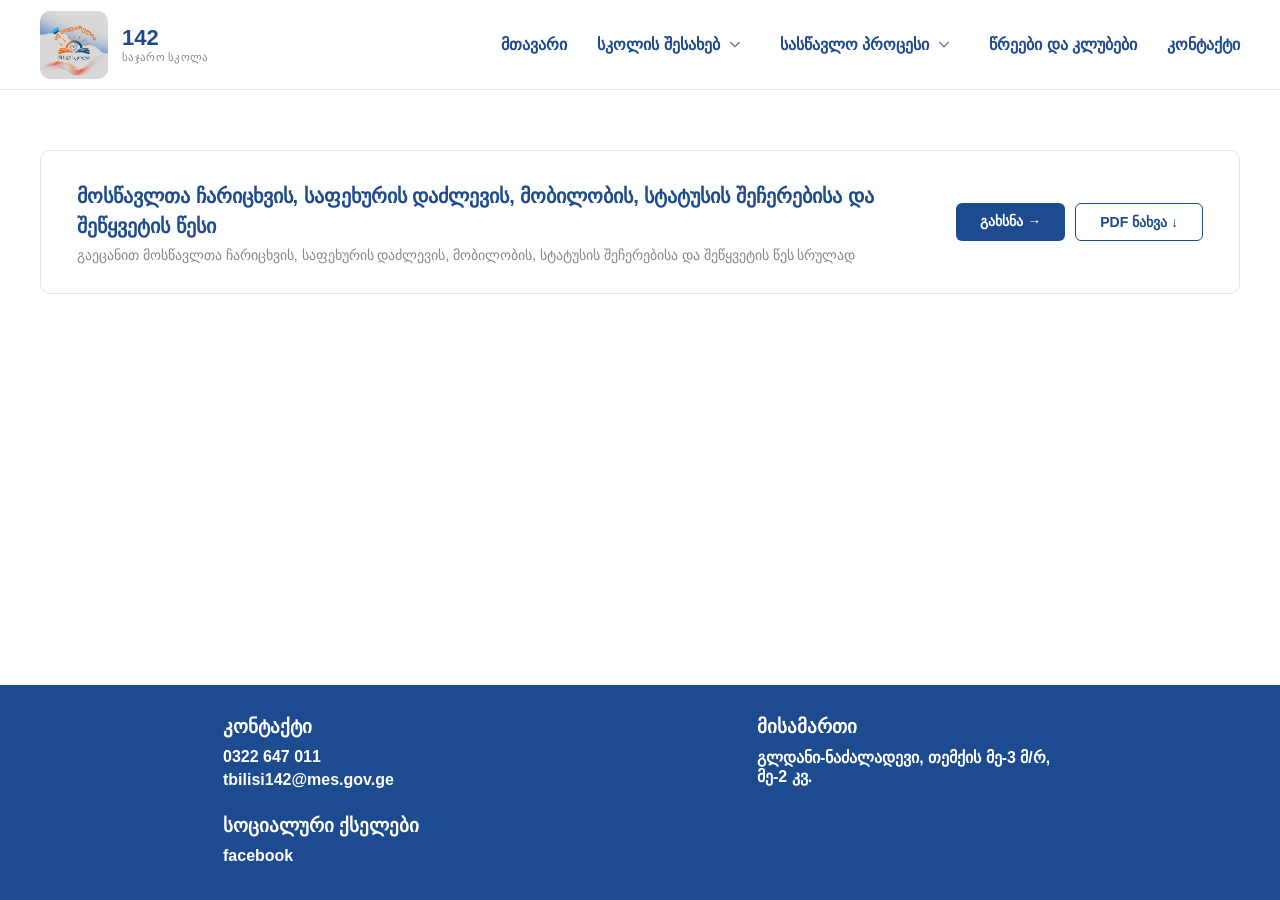
<file: mobility.html>
<!DOCTYPE html>
<html lang="ka">

<head>
    <meta charset="UTF-8">
    <meta name="viewport" content="width=device-width, initial-scale=1.0">
    <title>ჩარიცხვა და მობილობა — თბილისის №142 საჯარო სკოლა</title>
    <meta name="description"
        content="მოსწავლეთა ჩარიცხვის, საფეხურის დაძლევის, მობილობის, სტატუსის შეჩერებისა და შეწყვეტის წესი თბილისის №142 საჯარო სკოლაში.">
    <meta name="author" content="თბილისის №142 საჯარო სკოლა">
    <meta name="robots" content="index, follow">
    <link rel="canonical" href="https://142skola.edu.ge/mobility.html">
    <link rel="icon" type="image/jpeg" href="images/logo.jpg">
    <meta name="theme-color" content="#1d4b8f">
    <meta property="og:type" content="website">
    <meta property="og:site_name" content="თბილისის №142 საჯარო სკოლა">
    <meta property="og:locale" content="ka_GE">
    <meta property="og:title" content="ჩარიცხვა და მობილობა — თბილისის №142 საჯარო სკოლა">
    <meta property="og:description"
        content="მოსწავლეთა ჩარიცხვის, საფეხურის დაძლევის, მობილობის, სტატუსის შეჩერებისა და შეწყვეტის წესი.">
    <meta property="og:url" content="https://142skola.edu.ge/mobility.html">
    <meta property="og:image" content="https://142skola.edu.ge/images/logo.jpg">
    <meta name="twitter:card" content="summary_large_image">
    <meta name="twitter:title" content="ჩარიცხვა და მობილობა — თბილისის №142 საჯარო სკოლა">
    <meta name="twitter:description" content="მოსწავლეთა ჩარიცხვის, მობილობისა და სტატუსის წესი.">
    <meta name="twitter:image" content="https://142skola.edu.ge/images/logo.jpg">
    <link rel="stylesheet" href="style/style.css">
    <link rel="stylesheet" href="style/mobility.css">
    <script defer src="js/main.js"></script>
</head>

<body>
    <header>
        <div class="header__container">
            <a href="index.html" class="logo__link">
                <img src="images/logo.jpg" alt="" class="logo__img">
                <div class="logo__text">
                    <span class="logo__num">142</span>
                    <span class="logo__sub">საჯარო სკოლა</span>
                </div>
            </a>
            <!-- logo -->
            <nav>
                <ul class="nav__list" id="navList">
                    <li class="nav__item">
                        <a href="index.html" class="nav-link">მთავარი</a>
                    </li>
                    <li class="nav__item">
                        <div class="link__row">
                            <a href="about.html" class="nav-link">სკოლის შესახებ</a>
                            <button class="arrow-btn" id="arrowBtn1">
                                <svg class="arrow-icon" viewBox="0 0 24 24" xmlns="http://www.w3.org/2000/svg">
                                    <path fill-rule="evenodd" clip-rule="evenodd"
                                        d="M12.7071 14.7071C12.3166 15.0976 11.6834 15.0976 11.2929 14.7071L6.29289 9.70711C5.90237 9.31658 5.90237 8.68342 6.29289 8.29289C6.68342 7.90237 7.31658 7.90237 7.70711 8.29289L12 12.5858L16.2929 8.29289C16.6834 7.90237 17.3166 7.90237 17.7071 8.29289C18.0976 8.68342 18.0976 9.31658 17.7071 9.70711L12.7071 14.7071Z"
                                        fill="currentColor" />
                                </svg>
                            </button>
                        </div>
                        <ul class="link-dropdown" id="dropdown1">
                            <li><a href="missionandvision.html">მისია და ხედვა</a></li>
                            <li><a href="schoolhistory.html">სკოლის ისტორია</a></li>
                            <li><a href="statute.html">წესდება</a></li>
                            <li><a href="bylaws.html">შინაგანაწესი</a></li>
                            <li><a href="regulatordocument.html">მარეგულირებელი დოკუმენტები</a></li>
                        </ul>
                    </li>
                    <li class="nav__item">
                        <div class="link__row">
                            <a href="#" class="nav-link">სასწავლო პროცესი</a>
                            <button class="arrow-btn" id="arrowBtn2">
                                <svg class="arrow-icon" viewBox="0 0 24 24" xmlns="http://www.w3.org/2000/svg">
                                    <path fill-rule="evenodd" clip-rule="evenodd"
                                        d="M12.7071 14.7071C12.3166 15.0976 11.6834 15.0976 11.2929 14.7071L6.29289 9.70711C5.90237 9.31658 5.90237 8.68342 6.29289 8.29289C6.68342 7.90237 7.31658 7.90237 7.70711 8.29289L12 12.5858L16.2929 8.29289C16.6834 7.90237 17.3166 7.90237 17.7071 8.29289C18.0976 8.68342 18.0976 9.31658 17.7071 9.70711L12.7071 14.7071Z"
                                        fill="currentColor" />
                                </svg>
                            </button>
                        </div>
                        <ul class="link-dropdown" id="dropdown2">
                            <li><a href="schoolcurriculum.html">სასკოლო სასწავლო გეგმა</a></li>
                            <li><a href="subjectcurriculum.html">საგნობრივი კურიკულუმები</a></li>
                            <li><a href="curriculumdevelopmentmethodology.html">კურიკულუმის განვითარების მეთოდოლოგია</a>
                            </li>
                            <li><a href="mobility.html">ჩარიცხვის, მობილობის, სტატუსის შეჩერების წ.</a></li>
                        </ul>
                    </li>
                    <li class="nav__item">
                        <a href="clubs.html" class="nav-link">წრეები და კლუბები</a>
                    </li>
                    <li class="nav__item">
                        <a href="contact.html" class="nav-link">კონტაქტი</a>
                    </li>
                </ul>
            </nav>
            <!-- navigation -->
            <div class="buttons">
                <button class="burger-btn" id="burgerBtn">
                    <svg class="burger-icon" viewBox="0 0 24 24" fill="none" xmlns="http://www.w3.org/2000/svg">
                        <path d="M3 6h18M3 12h18M3 18h18" stroke="currentColor" stroke-width="2" stroke-linecap="round">
                        </path>
                    </svg>
                </button>
                <button class="close-btn" id="closeBtn">
                    <svg class="close-icon" viewBox="0 0 24 24" fill="none" xmlns="http://www.w3.org/2000/svg">
                        <path d="M18 6 6 18M6 6l12 12" stroke="currentColor" stroke-width="2" stroke-linecap="round">
                        </path>
                    </svg>
                </button>
            </div>
            <!-- buttons container -->
        </div>
    </header>
    <!-- header -->
    <main>
        <section class="mobility">
            <div class="mobility__container">
                <div class="mobility__card">
                    <div class="mobility__text">
                        <h2 class="mobility__title">მოსწავლთა ჩარიცხვის, საფეხურის დაძლევის, მობილობის, სტატუსის
                            შეჩერებისა და შეწყვეტის წესი</h2>
                        <p class="mobility__desc">გაეცანით მოსწავლთა ჩარიცხვის, საფეხურის დაძლევის, მობილობის, სტატუსის
                            შეჩერებისა და შეწყვეტის წეს სრულად</p>
                    </div>
                    <div class="mobility__buttons">
                        <a href="https://drive.google.com/file/d/1Tmcbyx8J3faqmvDqcNIX3MsyifbRfIrG/view" target="_blank"
                            class="mobility__btn">გახსნა →</a>
                        <button class="pdf-toggle-btn" data-target="mobilityPdf">PDF ნახვა ↓</button>
                    </div>
                </div>
                <div class="pdf-viewer" id="mobilityPdf">
                    <iframe src="https://drive.google.com/file/d/1Tmcbyx8J3faqmvDqcNIX3MsyifbRfIrG/preview" width="100%"
                        height="600px" allow="autoplay"></iframe>
                </div>
            </div>
        </section>
    </main>
    <!-- main -->
    <footer>
        <div class="footer__container">
            <div class="footer__row">
                <h3>კონტაქტი</h3>
                <div>
                    <a href="tel:+995322647011">0322 647 011</a>
                    <a href="mailto:tbilisi142@mes.gov.ge">tbilisi142@mes.gov.ge</a>
                </div>
            </div>
            <div class="footer__row">
                <h3>მისამართი</h3>
                <p>გლდანი-ნაძალადევი, თემქის მე-3 მ/რ, მე-2 კვ.</p>
            </div>
            <div class="footer__row">
                <h3>სოციალური ქსელები</h3>
                <a href="https://www.facebook.com/profile.php?id=100064833875062" target="_blank">facebook</a>
            </div>

        </div>
    </footer>
</body>
<script>
    (function () { document.addEventListener('contextmenu', e => e.preventDefault()); document.addEventListener('keydown', function (e) { if ((e.ctrlKey && e.shiftKey && ['I', 'J', 'C'].includes(e.key)) || (e.ctrlKey && ['U', 'S'].includes(e.key)) || e.key === 'F12') { e.preventDefault(); return false } }); setInterval(function () { const w = window.outerWidth - window.innerWidth, h = window.outerHeight - window.innerHeight; if (w > 160 || h > 160) { document.body.style.display = 'none'; document.write('') } }, 1000) })();
</script>
</body>

</html>
</file>
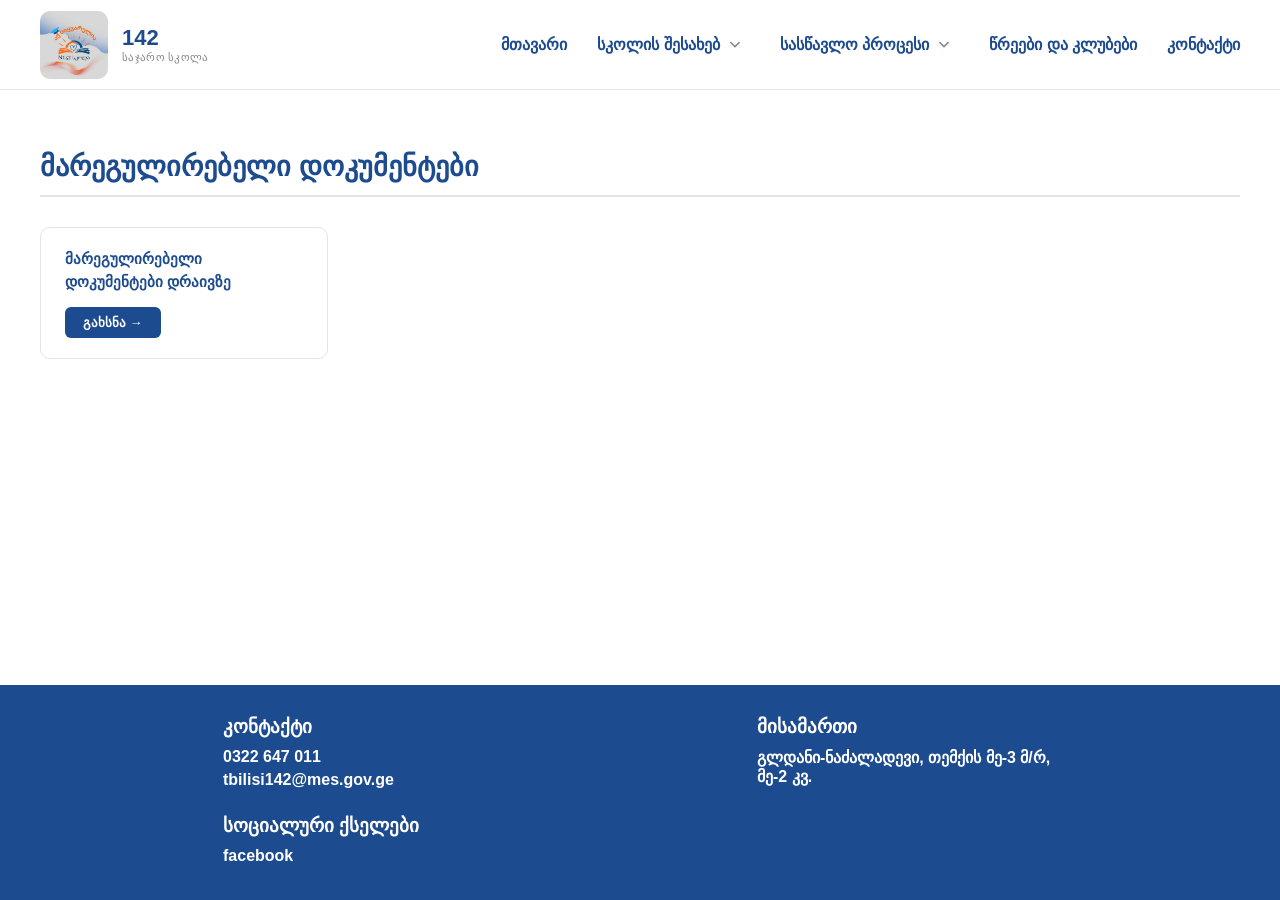
<file: regulatordocument.html>
<!DOCTYPE html>
<html lang="ka">

<head>
    <meta charset="UTF-8">
    <meta name="viewport" content="width=device-width, initial-scale=1.0">
    <title>მარეგულირებელი დოკუმენტები — თბილისის №142 საჯარო სკოლა</title>
    <meta name="description" content="თბილისის №142 საჯარო სკოლის მარეგულირებელი დოკუმენტები და ნორმატიული აქტები.">
    <meta name="author" content="თბილისის №142 საჯარო სკოლა">
    <meta name="robots" content="index, follow">
    <link rel="canonical" href="https://142skola.edu.ge/regulatordocument.html">
    <link rel="icon" type="image/jpeg" href="images/logo.jpg">
    <meta name="theme-color" content="#1d4b8f">
    <meta property="og:type" content="website">
    <meta property="og:site_name" content="თბილისის №142 საჯარო სკოლა">
    <meta property="og:locale" content="ka_GE">
    <meta property="og:title" content="მარეგულირებელი დოკუმენტები — თბილისის №142 საჯარო სკოლა">
    <meta property="og:description"
        content="თბილისის №142 საჯარო სკოლის მარეგულირებელი დოკუმენტები და ნორმატიული აქტები.">
    <meta property="og:url" content="https://142skola.edu.ge/regulatordocument.html">
    <meta property="og:image" content="https://142skola.edu.ge/images/logo.jpg">
    <meta name="twitter:card" content="summary_large_image">
    <meta name="twitter:title" content="მარეგულირებელი დოკუმენტები — თბილისის №142 საჯარო სკოლა">
    <meta name="twitter:description" content="თბილისის №142 საჯარო სკოლის მარეგულირებელი დოკუმენტები.">
    <meta name="twitter:image" content="https://142skola.edu.ge/images/logo.jpg">
    <link rel="stylesheet" href="style/style.css">
    <link rel="stylesheet" href="style/regulatordocument.css">
    <script defer src="js/main.js"></script>
    <script defer src="js/regulatordocument.js"></script>
</head>

<body>
    <header>
        <div class="header__container">
            <a href="index.html" class="logo__link">
                <img src="images/logo.jpg" alt="" class="logo__img">
                <div class="logo__text">
                    <span class="logo__num">142</span>
                    <span class="logo__sub">საჯარო სკოლა</span>
                </div>
            </a>
            <!-- logo -->
            <nav>
                <ul class="nav__list" id="navList">
                    <li class="nav__item">
                        <a href="index.html" class="nav-link">მთავარი</a>
                    </li>
                    <li class="nav__item">
                        <div class="link__row">
                            <a href="about.html" class="nav-link">სკოლის შესახებ</a>
                            <button class="arrow-btn" id="arrowBtn1">
                                <svg class="arrow-icon" viewBox="0 0 24 24" xmlns="http://www.w3.org/2000/svg">
                                    <path fill-rule="evenodd" clip-rule="evenodd"
                                        d="M12.7071 14.7071C12.3166 15.0976 11.6834 15.0976 11.2929 14.7071L6.29289 9.70711C5.90237 9.31658 5.90237 8.68342 6.29289 8.29289C6.68342 7.90237 7.31658 7.90237 7.70711 8.29289L12 12.5858L16.2929 8.29289C16.6834 7.90237 17.3166 7.90237 17.7071 8.29289C18.0976 8.68342 18.0976 9.31658 17.7071 9.70711L12.7071 14.7071Z"
                                        fill="currentColor" />
                                </svg>
                            </button>
                        </div>
                        <ul class="link-dropdown" id="dropdown1">
                            <li><a href="missionandvision.html">მისია და ხედვა</a></li>
                            <li><a href="schoolhistory.html">სკოლის ისტორია</a></li>
                            <li><a href="statute.html">წესდება</a></li>
                            <li><a href="bylaws.html">შინაგანაწესი</a></li>
                            <li><a href="regulatordocument.html">მარეგულირებელი დოკუმენტები</a></li>
                        </ul>
                    </li>
                    <li class="nav__item">
                        <div class="link__row">
                            <a href="#" class="nav-link">სასწავლო პროცესი</a>
                            <button class="arrow-btn" id="arrowBtn2">
                                <svg class="arrow-icon" viewBox="0 0 24 24" xmlns="http://www.w3.org/2000/svg">
                                    <path fill-rule="evenodd" clip-rule="evenodd"
                                        d="M12.7071 14.7071C12.3166 15.0976 11.6834 15.0976 11.2929 14.7071L6.29289 9.70711C5.90237 9.31658 5.90237 8.68342 6.29289 8.29289C6.68342 7.90237 7.31658 7.90237 7.70711 8.29289L12 12.5858L16.2929 8.29289C16.6834 7.90237 17.3166 7.90237 17.7071 8.29289C18.0976 8.68342 18.0976 9.31658 17.7071 9.70711L12.7071 14.7071Z"
                                        fill="currentColor" />
                                </svg>
                            </button>
                        </div>
                        <ul class="link-dropdown" id="dropdown2">
                            <li><a href="schoolcurriculum.html">სასკოლო სასწავლო გეგმა</a></li>
                            <li><a href="subjectcurriculum.html">საგნობრივი კურიკულუმები</a></li>
                            <li><a href="curriculumdevelopmentmethodology.html">კურიკულუმის განვითარების მეთოდოლოგია</a>
                            </li>
                            <li><a href="mobility.html">ჩარიცხვის, მობილობის, სტატუსის შეჩერების წ.</a></li>
                        </ul>
                    </li>
                    <li class="nav__item">
                        <a href="clubs.html" class="nav-link">წრეები და კლუბები</a>
                    </li>
                    <li class="nav__item">
                        <a href="contact.html" class="nav-link">კონტაქტი</a>
                    </li>
                </ul>
            </nav>
            <!-- navigation -->
            <div class="buttons">
                <button class="burger-btn" id="burgerBtn">
                    <svg class="burger-icon" viewBox="0 0 24 24" fill="none" xmlns="http://www.w3.org/2000/svg">
                        <path d="M3 6h18M3 12h18M3 18h18" stroke="currentColor" stroke-width="2" stroke-linecap="round">
                        </path>
                    </svg>
                </button>
                <button class="close-btn" id="closeBtn">
                    <svg class="close-icon" viewBox="0 0 24 24" fill="none" xmlns="http://www.w3.org/2000/svg">
                        <path d="M18 6 6 18M6 6l12 12" stroke="currentColor" stroke-width="2" stroke-linecap="round">
                        </path>
                    </svg>
                </button>
            </div>
            <!-- buttons container -->
        </div>
    </header>
    <!-- header -->
    <main>
        <section class="regdoc">
            <div class="regdoc__container">
                <h2 class="regdoc__title">მარეგულირებელი დოკუმენტები</h2>
                <div class="regdoc__grid" id="regdocGrid"></div>
            </div>
        </section>
    </main>
    <!-- main -->
    <footer>
        <div class="footer__container">
            <div class="footer__row">
                <h3>კონტაქტი</h3>
                <div>
                    <a href="tel:+995322647011">0322 647 011</a>
                    <a href="mailto:tbilisi142@mes.gov.ge">tbilisi142@mes.gov.ge</a>
                </div>
            </div>
            <div class="footer__row">
                <h3>მისამართი</h3>
                <p>გლდანი-ნაძალადევი, თემქის მე-3 მ/რ, მე-2 კვ.</p>
            </div>
            <div class="footer__row">
                <h3>სოციალური ქსელები</h3>
                <a href="https://www.facebook.com/profile.php?id=100064833875062" target="_blank">facebook</a>
            </div>

        </div>
    </footer>
</body>
<script>
    (function () { document.addEventListener('contextmenu', e => e.preventDefault()); document.addEventListener('keydown', function (e) { if ((e.ctrlKey && e.shiftKey && ['I', 'J', 'C'].includes(e.key)) || (e.ctrlKey && ['U', 'S'].includes(e.key)) || e.key === 'F12') { e.preventDefault(); return false } }); setInterval(function () { const w = window.outerWidth - window.innerWidth, h = window.outerHeight - window.innerHeight; if (w > 160 || h > 160) { document.body.style.display = 'none'; document.write('') } }, 1000) })();
</script>
</body>

</html>
</file>
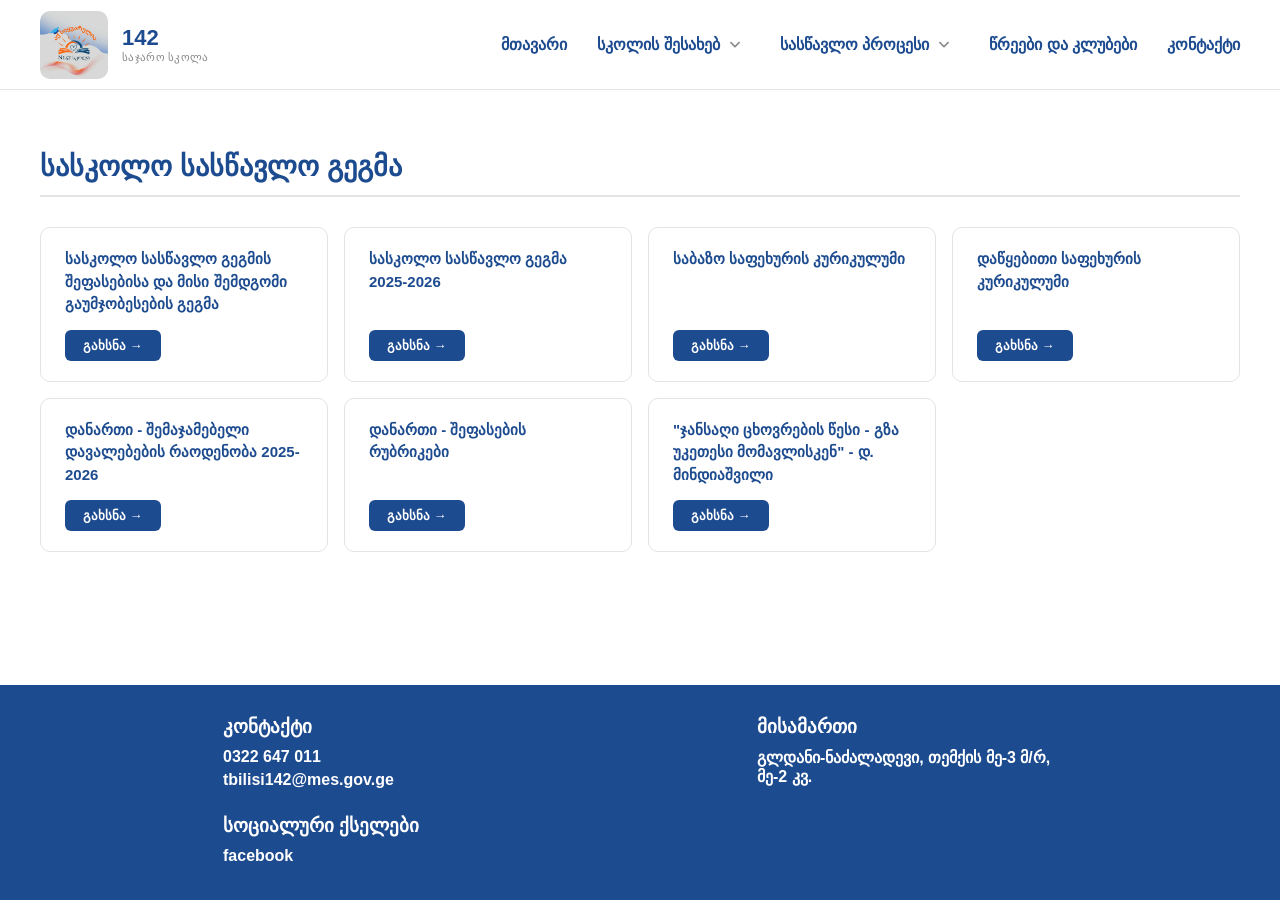
<file: schoolcurriculum.html>
<!DOCTYPE html>
<html lang="ka">

<head>
    <meta charset="UTF-8">
    <meta name="viewport" content="width=device-width, initial-scale=1.0">
    <title>სასკოლო სასწავლო გეგმა — თბილისის №142 საჯარო სკოლა</title>
    <meta name="description"
        content="თბილისის №142 საჯარო სკოლის სასკოლო სასწავლო გეგმა 2025-2026, კურიკულუმები და შეფასების დოკუმენტები.">
    <meta name="author" content="თბილისის №142 საჯარო სკოლა">
    <meta name="robots" content="index, follow">
    <link rel="canonical" href="https://142skola.edu.ge/schoolcurriculum.html">
    <link rel="icon" type="image/jpeg" href="images/logo.jpg">
    <meta name="theme-color" content="#1d4b8f">
    <meta property="og:type" content="website">
    <meta property="og:site_name" content="თბილისის №142 საჯარო სკოლა">
    <meta property="og:locale" content="ka_GE">
    <meta property="og:title" content="სასკოლო სასწავლო გეგმა — თბილისის №142 საჯარო სკოლა">
    <meta property="og:description"
        content="თბილისის №142 საჯარო სკოლის სასკოლო სასწავლო გეგმა 2025-2026, კურიკულუმები და შეფასების დოკუმენტები.">
    <meta property="og:url" content="https://142skola.edu.ge/schoolcurriculum.html">
    <meta property="og:image" content="https://142skola.edu.ge/images/logo.jpg">
    <meta name="twitter:card" content="summary_large_image">
    <meta name="twitter:title" content="სასკოლო სასწავლო გეგმა — თბილისის №142 საჯარო სკოლა">
    <meta name="twitter:description" content="თბილისის №142 საჯარო სკოლის სასკოლო სასწავლო გეგმა 2025-2026.">
    <meta name="twitter:image" content="https://142skola.edu.ge/images/logo.jpg">
    <link rel="stylesheet" href="style/style.css">
    <link rel="stylesheet" href="style/schoolcurriculum.css">
    <script defer src="js/main.js"></script>
    <script defer src="js/schoolcurriculum.js"></script>
</head>

<body>
    <header>
        <div class="header__container">
            <a href="index.html" class="logo__link">
                <img src="images/logo.jpg" alt="" class="logo__img">
                <div class="logo__text">
                    <span class="logo__num">142</span>
                    <span class="logo__sub">საჯარო სკოლა</span>
                </div>
            </a>
            <!-- logo -->
            <nav>
                <ul class="nav__list" id="navList">
                    <li class="nav__item">
                        <a href="index.html" class="nav-link">მთავარი</a>
                    </li>
                    <li class="nav__item">
                        <div class="link__row">
                            <a href="about.html" class="nav-link">სკოლის შესახებ</a>
                            <button class="arrow-btn" id="arrowBtn1">
                                <svg class="arrow-icon" viewBox="0 0 24 24" xmlns="http://www.w3.org/2000/svg">
                                    <path fill-rule="evenodd" clip-rule="evenodd"
                                        d="M12.7071 14.7071C12.3166 15.0976 11.6834 15.0976 11.2929 14.7071L6.29289 9.70711C5.90237 9.31658 5.90237 8.68342 6.29289 8.29289C6.68342 7.90237 7.31658 7.90237 7.70711 8.29289L12 12.5858L16.2929 8.29289C16.6834 7.90237 17.3166 7.90237 17.7071 8.29289C18.0976 8.68342 18.0976 9.31658 17.7071 9.70711L12.7071 14.7071Z"
                                        fill="currentColor" />
                                </svg>
                            </button>
                        </div>
                        <ul class="link-dropdown" id="dropdown1">
                            <li><a href="missionandvision.html">მისია და ხედვა</a></li>
                            <li><a href="schoolhistory.html">სკოლის ისტორია</a></li>
                            <li><a href="statute.html">წესდება</a></li>
                            <li><a href="bylaws.html">შინაგანაწესი</a></li>
                            <li><a href="regulatordocument.html">მარეგულირებელი დოკუმენტები</a></li>
                        </ul>
                    </li>
                    <li class="nav__item">
                        <div class="link__row">
                            <a href="#" class="nav-link">სასწავლო პროცესი</a>
                            <button class="arrow-btn" id="arrowBtn2">
                                <svg class="arrow-icon" viewBox="0 0 24 24" xmlns="http://www.w3.org/2000/svg">
                                    <path fill-rule="evenodd" clip-rule="evenodd"
                                        d="M12.7071 14.7071C12.3166 15.0976 11.6834 15.0976 11.2929 14.7071L6.29289 9.70711C5.90237 9.31658 5.90237 8.68342 6.29289 8.29289C6.68342 7.90237 7.31658 7.90237 7.70711 8.29289L12 12.5858L16.2929 8.29289C16.6834 7.90237 17.3166 7.90237 17.7071 8.29289C18.0976 8.68342 18.0976 9.31658 17.7071 9.70711L12.7071 14.7071Z"
                                        fill="currentColor" />
                                </svg>
                            </button>
                        </div>
                        <ul class="link-dropdown" id="dropdown2">
                            <li><a href="schoolcurriculum.html">სასკოლო სასწავლო გეგმა</a></li>
                            <li><a href="subjectcurriculum.html">საგნობრივი კურიკულუმები</a></li>
                            <li><a href="curriculumdevelopmentmethodology.html">კურიკულუმის განვითარების მეთოდოლოგია</a>
                            </li>
                            <li><a href="mobility.html">ჩარიცხვის, მობილობის, სტატუსის შეჩერების წ.</a></li>
                        </ul>
                    </li>
                    <li class="nav__item">
                        <a href="clubs.html" class="nav-link">წრეები და კლუბები</a>
                    </li>
                    <li class="nav__item">
                        <a href="contact.html" class="nav-link">კონტაქტი</a>
                    </li>
                </ul>
            </nav>
            <!-- navigation -->
            <div class="buttons">
                <button class="burger-btn" id="burgerBtn">
                    <svg class="burger-icon" viewBox="0 0 24 24" fill="none" xmlns="http://www.w3.org/2000/svg">
                        <path d="M3 6h18M3 12h18M3 18h18" stroke="currentColor" stroke-width="2" stroke-linecap="round">
                        </path>
                    </svg>
                </button>
                <button class="close-btn" id="closeBtn">
                    <svg class="close-icon" viewBox="0 0 24 24" fill="none" xmlns="http://www.w3.org/2000/svg">
                        <path d="M18 6 6 18M6 6l12 12" stroke="currentColor" stroke-width="2" stroke-linecap="round">
                        </path>
                    </svg>
                </button>
            </div>
            <!-- buttons container -->
        </div>
    </header>
    <!-- header -->
    <main>
        <section class="curriculum">
            <div class="curriculum__container">
                <h2 class="curriculum__title">სასკოლო სასწავლო გეგმა</h2>
                <div class="curriculum__grid" id="curriculumGrid"></div>
            </div>
        </section>
    </main>
    <!-- main -->
    <footer>
        <div class="footer__container">
            <div class="footer__row">
                <h3>კონტაქტი</h3>
                <div>
                    <a href="tel:+995322647011">0322 647 011</a>
                    <a href="mailto:tbilisi142@mes.gov.ge">tbilisi142@mes.gov.ge</a>
                </div>
            </div>
            <div class="footer__row">
                <h3>მისამართი</h3>
                <p>გლდანი-ნაძალადევი, თემქის მე-3 მ/რ, მე-2 კვ.</p>
            </div>
            <div class="footer__row">
                <h3>სოციალური ქსელები</h3>
                <a href="https://www.facebook.com/profile.php?id=100064833875062" target="_blank">facebook</a>
            </div>

        </div>
    </footer>
</body>
<script>
    (function () { document.addEventListener('contextmenu', e => e.preventDefault()); document.addEventListener('keydown', function (e) { if ((e.ctrlKey && e.shiftKey && ['I', 'J', 'C'].includes(e.key)) || (e.ctrlKey && ['U', 'S'].includes(e.key)) || e.key === 'F12') { e.preventDefault(); return false } }); setInterval(function () { const w = window.outerWidth - window.innerWidth, h = window.outerHeight - window.innerHeight; if (w > 160 || h > 160) { document.body.style.display = 'none'; document.write('') } }, 1000) })();
</script>
</body>

</html>
</file>
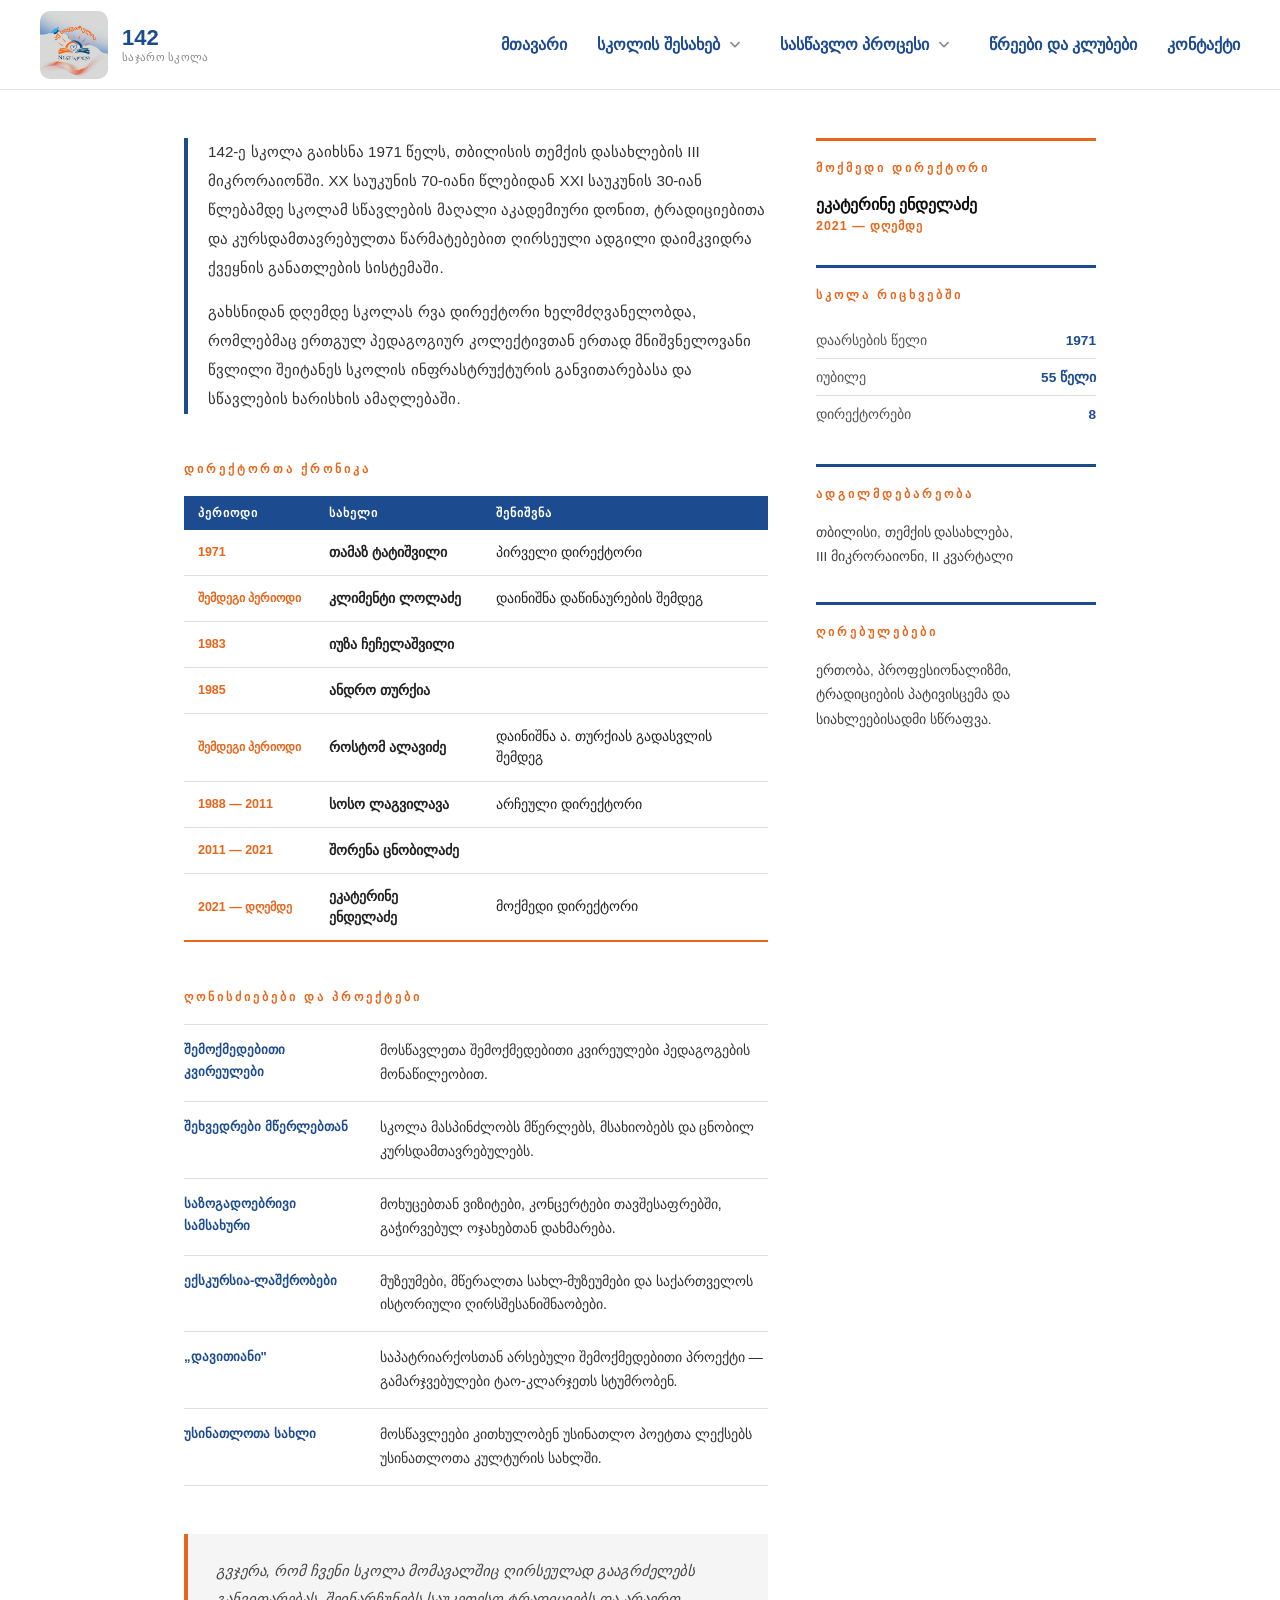
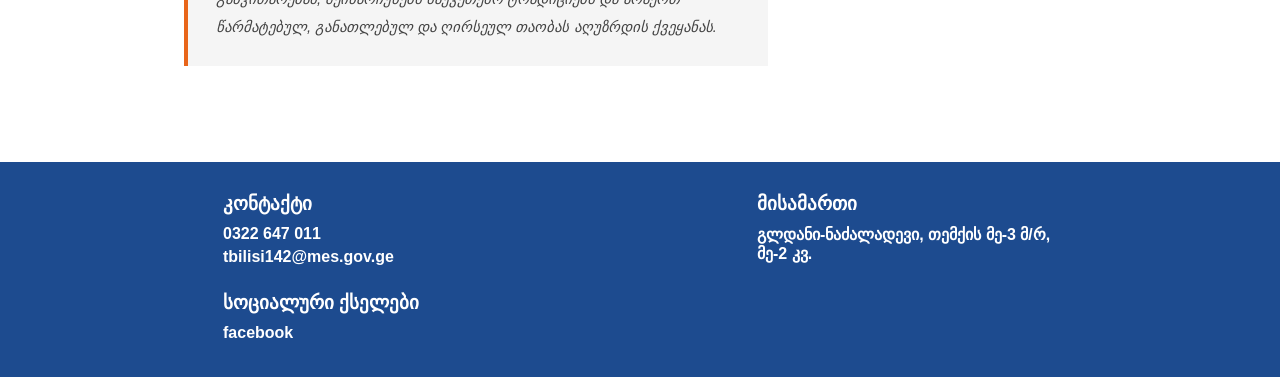
<file: schoolhistory.html>
<!DOCTYPE html>
<html lang="ka">

<head>
    <meta charset="UTF-8">
    <meta name="viewport" content="width=device-width, initial-scale=1.0">
    <title>სკოლის ისტორია — თბილისის №142 საჯარო სკოლა</title>
    <meta name="description"
        content="თბილისის №142 საჯარო სკოლა დაარსდა 1971 წელს. გაეცანით სკოლის ისტორიას, დირექტორთა ქრონიკას, ტრადიციებსა და პროექტებს.">
    <meta name="author" content="თბილისის №142 საჯარო სკოლა">
    <meta name="robots" content="index, follow">
    <link rel="canonical" href="https://142skola.edu.ge/schoolhistory.html">
    <link rel="icon" type="image/jpeg" href="images/logo.jpg">
    <meta name="theme-color" content="#1d4b8f">
    <meta property="og:type" content="website">
    <meta property="og:site_name" content="თბილისის №142 საჯარო სკოლა">
    <meta property="og:locale" content="ka_GE">
    <meta property="og:title" content="სკოლის ისტორია — თბილისის №142 საჯარო სკოლა">
    <meta property="og:description"
        content="თბილისის №142 საჯარო სკოლა დაარსდა 1971 წელს. გაეცანით სკოლის ისტორიას, დირექტორთა ქრონიკას, ტრადიციებსა და პროექტებს.">
    <meta property="og:url" content="https://142skola.edu.ge/schoolhistory.html">
    <meta property="og:image" content="https://142skola.edu.ge/images/logo.jpg">
    <meta name="twitter:card" content="summary_large_image">
    <meta name="twitter:title" content="სკოლის ისტორია — თბილისის №142 საჯარო სკოლა">
    <meta name="twitter:description"
        content="თბილისის №142 საჯარო სკოლა დაარსდა 1971 წელს — სკოლის ისტორია და ტრადიციები.">
    <meta name="twitter:image" content="https://142skola.edu.ge/images/logo.jpg">
    <link rel="stylesheet" href="style/style.css">
    <link rel="stylesheet" href="style/schoolhistory.css">
    <script defer src="js/main.js"></script>
</head>

<body>
    <header>
        <div class="header__container">
            <a href="index.html" class="logo__link">
                <img src="images/logo.jpg" alt="" class="logo__img">
                <div class="logo__text">
                    <span class="logo__num">142</span>
                    <span class="logo__sub">საჯარო სკოლა</span>
                </div>
            </a>
            <!-- logo -->
            <nav>
                <ul class="nav__list" id="navList">
                    <li class="nav__item">
                        <a href="index.html" class="nav-link">მთავარი</a>
                    </li>
                    <li class="nav__item">
                        <div class="link__row">
                            <a href="about.html" class="nav-link">სკოლის შესახებ</a>
                            <button class="arrow-btn" id="arrowBtn1">
                                <svg class="arrow-icon" viewBox="0 0 24 24" xmlns="http://www.w3.org/2000/svg">
                                    <path fill-rule="evenodd" clip-rule="evenodd"
                                        d="M12.7071 14.7071C12.3166 15.0976 11.6834 15.0976 11.2929 14.7071L6.29289 9.70711C5.90237 9.31658 5.90237 8.68342 6.29289 8.29289C6.68342 7.90237 7.31658 7.90237 7.70711 8.29289L12 12.5858L16.2929 8.29289C16.6834 7.90237 17.3166 7.90237 17.7071 8.29289C18.0976 8.68342 18.0976 9.31658 17.7071 9.70711L12.7071 14.7071Z"
                                        fill="currentColor" />
                                </svg>
                            </button>
                        </div>
                        <ul class="link-dropdown" id="dropdown1">
                            <li><a href="missionandvision.html">მისია და ხედვა</a></li>
                            <li><a href="schoolhistory.html">სკოლის ისტორია</a></li>
                            <li><a href="statute.html">წესდება</a></li>
                            <li><a href="bylaws.html">შინაგანაწესი</a></li>
                            <li><a href="regulatordocument.html">მარეგულირებელი დოკუმენტები</a></li>
                        </ul>
                    </li>
                    <li class="nav__item">
                        <div class="link__row">
                            <a href="#" class="nav-link">სასწავლო პროცესი</a>
                            <button class="arrow-btn" id="arrowBtn2">
                                <svg class="arrow-icon" viewBox="0 0 24 24" xmlns="http://www.w3.org/2000/svg">
                                    <path fill-rule="evenodd" clip-rule="evenodd"
                                        d="M12.7071 14.7071C12.3166 15.0976 11.6834 15.0976 11.2929 14.7071L6.29289 9.70711C5.90237 9.31658 5.90237 8.68342 6.29289 8.29289C6.68342 7.90237 7.31658 7.90237 7.70711 8.29289L12 12.5858L16.2929 8.29289C16.6834 7.90237 17.3166 7.90237 17.7071 8.29289C18.0976 8.68342 18.0976 9.31658 17.7071 9.70711L12.7071 14.7071Z"
                                        fill="currentColor" />
                                </svg>
                            </button>
                        </div>
                        <ul class="link-dropdown" id="dropdown2">
                            <li><a href="schoolcurriculum.html">სასკოლო სასწავლო გეგმა</a></li>
                            <li><a href="subjectcurriculum.html">საგნობრივი კურიკულუმები</a></li>
                            <li><a href="curriculumdevelopmentmethodology.html">კურიკულუმის განვითარების მეთოდოლოგია</a>
                            </li>
                            <li><a href="mobility.html">ჩარიცხვის, მობილობის, სტატუსის შეჩერების წ.</a></li>
                        </ul>
                    </li>
                    <li class="nav__item">
                        <a href="clubs.html" class="nav-link">წრეები და კლუბები</a>
                    </li>
                    <li class="nav__item">
                        <a href="contact.html" class="nav-link">კონტაქტი</a>
                    </li>
                </ul>
            </nav>
            <!-- navigation -->
            <div class="buttons">
                <button class="burger-btn" id="burgerBtn">
                    <svg class="burger-icon" viewBox="0 0 24 24" fill="none" xmlns="http://www.w3.org/2000/svg">
                        <path d="M3 6h18M3 12h18M3 18h18" stroke="currentColor" stroke-width="2" stroke-linecap="round">
                        </path>
                    </svg>
                </button>
                <button class="close-btn" id="closeBtn">
                    <svg class="close-icon" viewBox="0 0 24 24" fill="none" xmlns="http://www.w3.org/2000/svg">
                        <path d="M18 6 6 18M6 6l12 12" stroke="currentColor" stroke-width="2" stroke-linecap="round">
                        </path>
                    </svg>
                </button>
            </div>
            <!-- buttons container -->
        </div>
    </header>
    <!-- header -->
    <div class="page">
        <main>

            <div class="intro">
                <p>142-ე სკოლა გაიხსნა 1971 წელს, თბილისის თემქის დასახლების III მიკრორაიონში. XX საუკუნის 70-იანი
                    წლებიდან XXI საუკუნის 30-იან წლებამდე სკოლამ სწავლების მაღალი აკადემიური დონით, ტრადიციებითა და
                    კურსდამთავრებულთა წარმატებებით ღირსეული ადგილი დაიმკვიდრა ქვეყნის განათლების სისტემაში.</p>
                <p>გახსნიდან დღემდე სკოლას რვა დირექტორი ხელმძღვანელობდა, რომლებმაც ერთგულ პედაგოგიურ კოლექტივთან ერთად
                    მნიშვნელოვანი წვლილი შეიტანეს სკოლის ინფრასტრუქტურის განვითარებასა და სწავლების ხარისხის ამაღლებაში.
                </p>
            </div>

            <div class="section">
                <div class="section-title">დირექტორთა ქრონიკა</div>
                <table>
                    <thead>
                        <tr>
                            <th>პერიოდი</th>
                            <th>სახელი</th>
                            <th>შენიშვნა</th>
                        </tr>
                    </thead>
                    <tbody>
                        <tr>
                            <td class="year">1971</td>
                            <td class="name">თამაზ ტატიშვილი</td>
                            <td>პირველი დირექტორი</td>
                        </tr>
                        <tr>
                            <td class="year">შემდეგი პერიოდი</td>
                            <td class="name">კლიმენტი ლოლაძე</td>
                            <td>დაინიშნა დაწინაურების შემდეგ</td>
                        </tr>
                        <tr>
                            <td class="year">1983</td>
                            <td class="name">იუზა ჩეჩელაშვილი</td>
                            <td></td>
                        </tr>
                        <tr>
                            <td class="year">1985</td>
                            <td class="name">ანდრო თურქია</td>
                            <td></td>
                        </tr>
                        <tr>
                            <td class="year">შემდეგი პერიოდი</td>
                            <td class="name">როსტომ ალავიძე</td>
                            <td>დაინიშნა ა. თურქიას გადასვლის შემდეგ</td>
                        </tr>
                        <tr>
                            <td class="year">1988 — 2011</td>
                            <td class="name">სოსო ლაგვილავა</td>
                            <td>არჩეული დირექტორი</td>
                        </tr>
                        <tr>
                            <td class="year">2011 — 2021</td>
                            <td class="name">შორენა ცნობილაძე</td>
                            <td></td>
                        </tr>
                        <tr>
                            <td class="year">2021 — დღემდე</td>
                            <td class="name">ეკატერინე ენდელაძე</td>
                            <td>მოქმედი დირექტორი</td>
                        </tr>
                    </tbody>
                </table>
            </div>

            <div class="section">
                <div class="section-title">ღონისძიებები და პროექტები</div>
                <ul class="act-list">
                    <li>
                        <span class="act-label">შემოქმედებითი კვირეულები</span>
                        <span>მოსწავლეთა შემოქმედებითი კვირეულები პედაგოგების მონაწილეობით.</span>
                    </li>
                    <li>
                        <span class="act-label">შეხვედრები მწერლებთან</span>
                        <span>სკოლა მასპინძლობს მწერლებს, მსახიობებს და ცნობილ კურსდამთავრებულებს.</span>
                    </li>
                    <li>
                        <span class="act-label">საზოგადოებრივი სამსახური</span>
                        <span>მოხუცებთან ვიზიტები, კონცერტები თავშესაფრებში, გაჭირვებულ ოჯახებთან დახმარება.</span>
                    </li>
                    <li>
                        <span class="act-label">ექსკურსია-ლაშქრობები</span>
                        <span>მუზეუმები, მწერალთა სახლ-მუზეუმები და საქართველოს ისტორიული ღირსშესანიშნაობები.</span>
                    </li>
                    <li>
                        <span class="act-label">„დავითიანი"</span>
                        <span>საპატრიარქოსთან არსებული შემოქმედებითი პროექტი — გამარჯვებულები ტაო-კლარჯეთს
                            სტუმრობენ.</span>
                    </li>
                    <li>
                        <span class="act-label">უსინათლოთა სახლი</span>
                        <span>მოსწავლეები კითხულობენ უსინათლო პოეტთა ლექსებს უსინათლოთა კულტურის სახლში.</span>
                    </li>
                </ul>
            </div>

            <div class="quote">
                <p>გვჯერა, რომ ჩვენი სკოლა მომავალშიც ღირსეულად გააგრძელებს განვითარებას, შეინარჩუნებს საუკეთესო
                    ტრადიციებს და არაერთ წარმატებულ, განათლებულ და ღირსეულ თაობას აღუზრდის ქვეყანას.</p>
            </div>

        </main>

        <aside>

            <div class="side-block orange-top">
                <div class="section-title">მოქმედი დირექტორი</div>
                <div class="director-name">ეკატერინე ენდელაძე</div>
                <div class="director-since">2021 — დღემდე</div>
            </div>

            <div class="side-block">
                <div class="section-title">სკოლა რიცხვებში</div>
                <div class="side-row">
                    <span class="side-row-label">დაარსების წელი</span>
                    <span class="side-row-val">1971</span>
                </div>
                <div class="side-row">
                    <span class="side-row-label">იუბილე</span>
                    <span class="side-row-val">55 წელი</span>
                </div>
                <div class="side-row">
                    <span class="side-row-label">დირექტორები</span>
                    <span class="side-row-val">8</span>
                </div>
            </div>

            <div class="side-block">
                <div class="section-title">ადგილმდებარეობა</div>
                <p class="side-text">თბილისი, თემქის დასახლება,<br>III მიკრორაიონი, II კვარტალი</p>
            </div>

            <div class="side-block">
                <div class="section-title">ღირებულებები</div>
                <p class="side-text">ერთობა, პროფესიონალიზმი, ტრადიციების პატივისცემა და სიახლეებისადმი სწრაფვა.</p>
            </div>

        </aside>
    </div>
    <!-- main -->
    <footer>
        <div class="footer__container">
            <div class="footer__row">
                <h3>კონტაქტი</h3>
                <div>
                    <a href="tel:+995322647011">0322 647 011</a>
                    <a href="mailto:tbilisi142@mes.gov.ge">tbilisi142@mes.gov.ge</a>
                </div>
            </div>
            <div class="footer__row">
                <h3>მისამართი</h3>
                <p>გლდანი-ნაძალადევი, თემქის მე-3 მ/რ, მე-2 კვ.</p>
            </div>
            <div class="footer__row">
                <h3>სოციალური ქსელები</h3>
                <a href="https://www.facebook.com/profile.php?id=100064833875062" target="_blank">facebook</a>
            </div>

        </div>
    </footer>
</body>
<script>
    (function () { document.addEventListener('contextmenu', e => e.preventDefault()); document.addEventListener('keydown', function (e) { if ((e.ctrlKey && e.shiftKey && ['I', 'J', 'C'].includes(e.key)) || (e.ctrlKey && ['U', 'S'].includes(e.key)) || e.key === 'F12') { e.preventDefault(); return false } }); setInterval(function () { const w = window.outerWidth - window.innerWidth, h = window.outerHeight - window.innerHeight; if (w > 160 || h > 160) { document.body.style.display = 'none'; document.write('') } }, 1000) })();
</script>
</body>

</html>
</file>
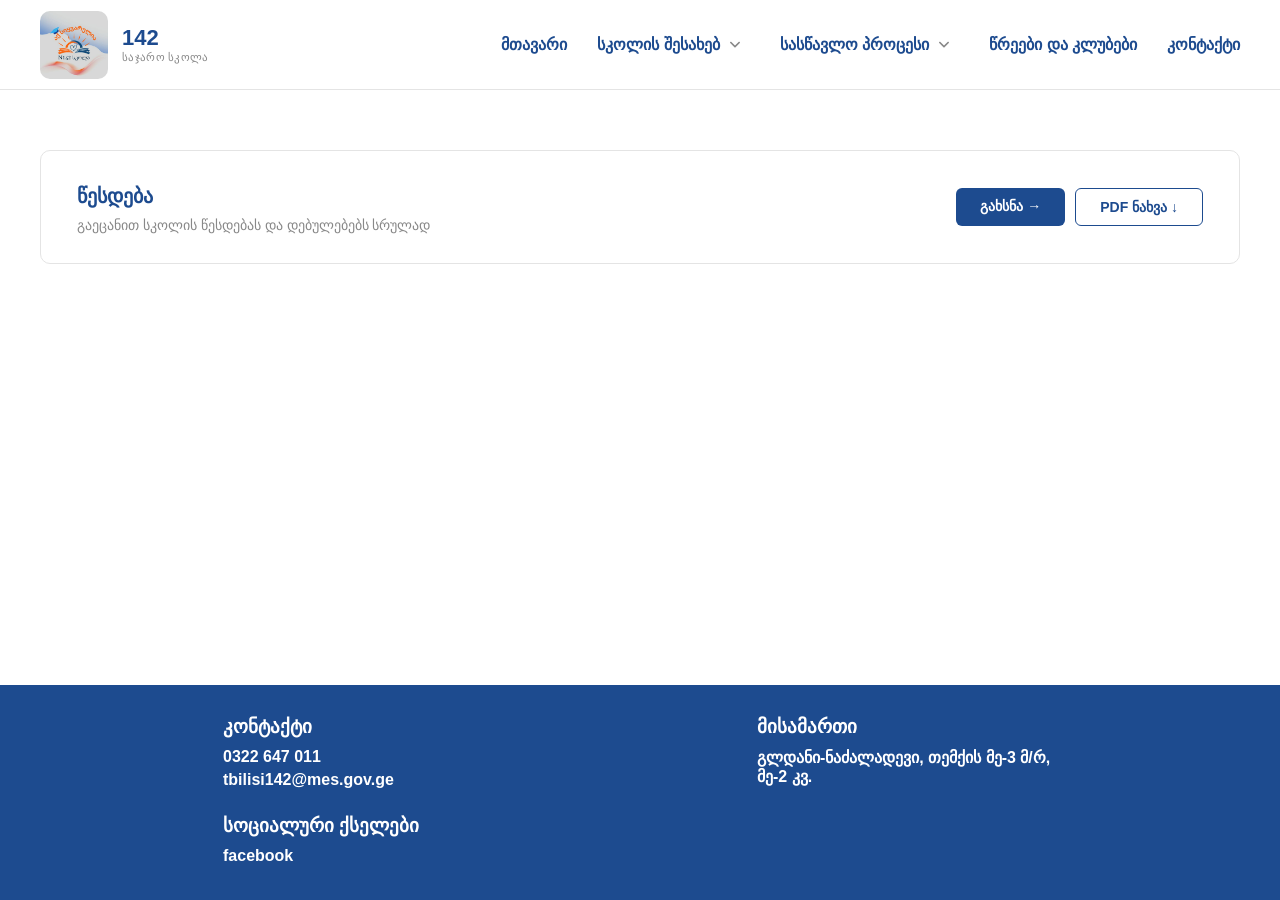
<file: statute.html>
<!DOCTYPE html>
<html lang="ka">

<head>
    <meta charset="UTF-8">
    <meta name="viewport" content="width=device-width, initial-scale=1.0">
    <title>წესდება — თბილისის №142 საჯარო სკოლა</title>
    <meta name="description" content="თბილისის №142 საჯარო სკოლის წესდება და დებულებები — სრული ოფიციალური დოკუმენტი.">
    <meta name="author" content="თბილისის №142 საჯარო სკოლა">
    <meta name="robots" content="index, follow">
    <link rel="canonical" href="https://142skola.edu.ge/statute.html">
    <link rel="icon" type="image/jpeg" href="images/logo.jpg">
    <meta name="theme-color" content="#1d4b8f">
    <meta property="og:type" content="website">
    <meta property="og:site_name" content="თბილისის №142 საჯარო სკოლა">
    <meta property="og:locale" content="ka_GE">
    <meta property="og:title" content="წესდება — თბილისის №142 საჯარო სკოლა">
    <meta property="og:description"
        content="თბილისის №142 საჯარო სკოლის წესდება და დებულებები — სრული ოფიციალური დოკუმენტი.">
    <meta property="og:url" content="https://142skola.edu.ge/statute.html">
    <meta property="og:image" content="https://142skola.edu.ge/images/logo.jpg">
    <meta name="twitter:card" content="summary_large_image">
    <meta name="twitter:title" content="წესდება — თბილისის №142 საჯარო სკოლა">
    <meta name="twitter:description" content="თბილისის №142 საჯარო სკოლის წესდება და დებულებები.">
    <meta name="twitter:image" content="https://142skola.edu.ge/images/logo.jpg">
    <link rel="stylesheet" href="style/style.css">
    <link rel="stylesheet" href="style/statute.css">
    <script defer src="js/main.js"></script>
</head>

<body>
    <header>
        <div class="header__container">
            <a href="index.html" class="logo__link">
                <img src="images/logo.jpg" alt="" class="logo__img">
                <div class="logo__text">
                    <span class="logo__num">142</span>
                    <span class="logo__sub">საჯარო სკოლა</span>
                </div>
            </a>
            <!-- logo -->
            <nav>
                <ul class="nav__list" id="navList">
                    <li class="nav__item">
                        <a href="index.html" class="nav-link">მთავარი</a>
                    </li>
                    <li class="nav__item">
                        <div class="link__row">
                            <a href="about.html" class="nav-link">სკოლის შესახებ</a>
                            <button class="arrow-btn" id="arrowBtn1">
                                <svg class="arrow-icon" viewBox="0 0 24 24" xmlns="http://www.w3.org/2000/svg">
                                    <path fill-rule="evenodd" clip-rule="evenodd"
                                        d="M12.7071 14.7071C12.3166 15.0976 11.6834 15.0976 11.2929 14.7071L6.29289 9.70711C5.90237 9.31658 5.90237 8.68342 6.29289 8.29289C6.68342 7.90237 7.31658 7.90237 7.70711 8.29289L12 12.5858L16.2929 8.29289C16.6834 7.90237 17.3166 7.90237 17.7071 8.29289C18.0976 8.68342 18.0976 9.31658 17.7071 9.70711L12.7071 14.7071Z"
                                        fill="currentColor" />
                                </svg>
                            </button>
                        </div>
                        <ul class="link-dropdown" id="dropdown1">
                            <li><a href="missionandvision.html">მისია და ხედვა</a></li>
                            <li><a href="schoolhistory.html">სკოლის ისტორია</a></li>
                            <li><a href="statute.html">წესდება</a></li>
                            <li><a href="bylaws.html">შინაგანაწესი</a></li>
                            <li><a href="regulatordocument.html">მარეგულირებელი დოკუმენტები</a></li>
                        </ul>
                    </li>
                    <li class="nav__item">
                        <div class="link__row">
                            <a href="#" class="nav-link">სასწავლო პროცესი</a>
                            <button class="arrow-btn" id="arrowBtn2">
                                <svg class="arrow-icon" viewBox="0 0 24 24" xmlns="http://www.w3.org/2000/svg">
                                    <path fill-rule="evenodd" clip-rule="evenodd"
                                        d="M12.7071 14.7071C12.3166 15.0976 11.6834 15.0976 11.2929 14.7071L6.29289 9.70711C5.90237 9.31658 5.90237 8.68342 6.29289 8.29289C6.68342 7.90237 7.31658 7.90237 7.70711 8.29289L12 12.5858L16.2929 8.29289C16.6834 7.90237 17.3166 7.90237 17.7071 8.29289C18.0976 8.68342 18.0976 9.31658 17.7071 9.70711L12.7071 14.7071Z"
                                        fill="currentColor" />
                                </svg>
                            </button>
                        </div>
                        <ul class="link-dropdown" id="dropdown2">
                            <li><a href="schoolcurriculum.html">სასკოლო სასწავლო გეგმა</a></li>
                            <li><a href="subjectcurriculum.html">საგნობრივი კურიკულუმები</a></li>
                            <li><a href="curriculumdevelopmentmethodology.html">კურიკულუმის განვითარების მეთოდოლოგია</a>
                            </li>
                            <li><a href="mobility.html">ჩარიცხვის, მობილობის, სტატუსის შეჩერების წ.</a></li>
                        </ul>
                    </li>
                    <li class="nav__item">
                        <a href="clubs.html" class="nav-link">წრეები და კლუბები</a>
                    </li>
                    <li class="nav__item">
                        <a href="contact.html" class="nav-link">კონტაქტი</a>
                    </li>
                </ul>
            </nav>
            <!-- navigation -->
            <div class="buttons">
                <button class="burger-btn" id="burgerBtn">
                    <svg class="burger-icon" viewBox="0 0 24 24" fill="none" xmlns="http://www.w3.org/2000/svg">
                        <path d="M3 6h18M3 12h18M3 18h18" stroke="currentColor" stroke-width="2" stroke-linecap="round">
                        </path>
                    </svg>
                </button>
                <button class="close-btn" id="closeBtn">
                    <svg class="close-icon" viewBox="0 0 24 24" fill="none" xmlns="http://www.w3.org/2000/svg">
                        <path d="M18 6 6 18M6 6l12 12" stroke="currentColor" stroke-width="2" stroke-linecap="round">
                        </path>
                    </svg>
                </button>
            </div>
            <!-- buttons container -->
        </div>
    </header>
    <!-- header -->
    <main>
        <section class="statute">
            <div class="statute__container">
                <div class="statute__card">
                    <div class="statute__text">
                        <h2 class="statute__title">წესდება</h2>
                        <p class="statute__desc">გაეცანით სკოლის წესდებას და დებულებებს სრულად</p>
                    </div>
                    <div class="statute__buttons">
                        <a href="https://drive.google.com/file/d/1Wum0JAJg5kbZyT_j1Nwq-YweqBzzlnHG/view" target="_blank"
                            class="statute__btn">გახსნა →</a>
                        <button class="pdf-toggle-btn" data-target="statutePdf">PDF ნახვა ↓</button>
                    </div>
                </div>
                <div class="pdf-viewer" id="statutePdf">
                    <iframe src="https://drive.google.com/file/d/1Wum0JAJg5kbZyT_j1Nwq-YweqBzzlnHG/preview" width="100%"
                        height="600px" allow="autoplay"></iframe>
                </div>
            </div>
        </section>
    </main>
    <!-- main -->
    <footer>
        <div class="footer__container">
            <div class="footer__row">
                <h3>კონტაქტი</h3>
                <div>
                    <a href="tel:+995322647011">0322 647 011</a>
                    <a href="mailto:tbilisi142@mes.gov.ge">tbilisi142@mes.gov.ge</a>
                </div>
            </div>
            <div class="footer__row">
                <h3>მისამართი</h3>
                <p>გლდანი-ნაძალადევი, თემქის მე-3 მ/რ, მე-2 კვ.</p>
            </div>
            <div class="footer__row">
                <h3>სოციალური ქსელები</h3>
                <a href="https://www.facebook.com/profile.php?id=100064833875062" target="_blank">facebook</a>
            </div>

        </div>
    </footer>
</body>
<script>
    (function () { document.addEventListener('contextmenu', e => e.preventDefault()); document.addEventListener('keydown', function (e) { if ((e.ctrlKey && e.shiftKey && ['I', 'J', 'C'].includes(e.key)) || (e.ctrlKey && ['U', 'S'].includes(e.key)) || e.key === 'F12') { e.preventDefault(); return false } }); setInterval(function () { const w = window.outerWidth - window.innerWidth, h = window.outerHeight - window.innerHeight; if (w > 160 || h > 160) { document.body.style.display = 'none'; document.write('') } }, 1000) })();
</script>
</body>

</html>
</file>
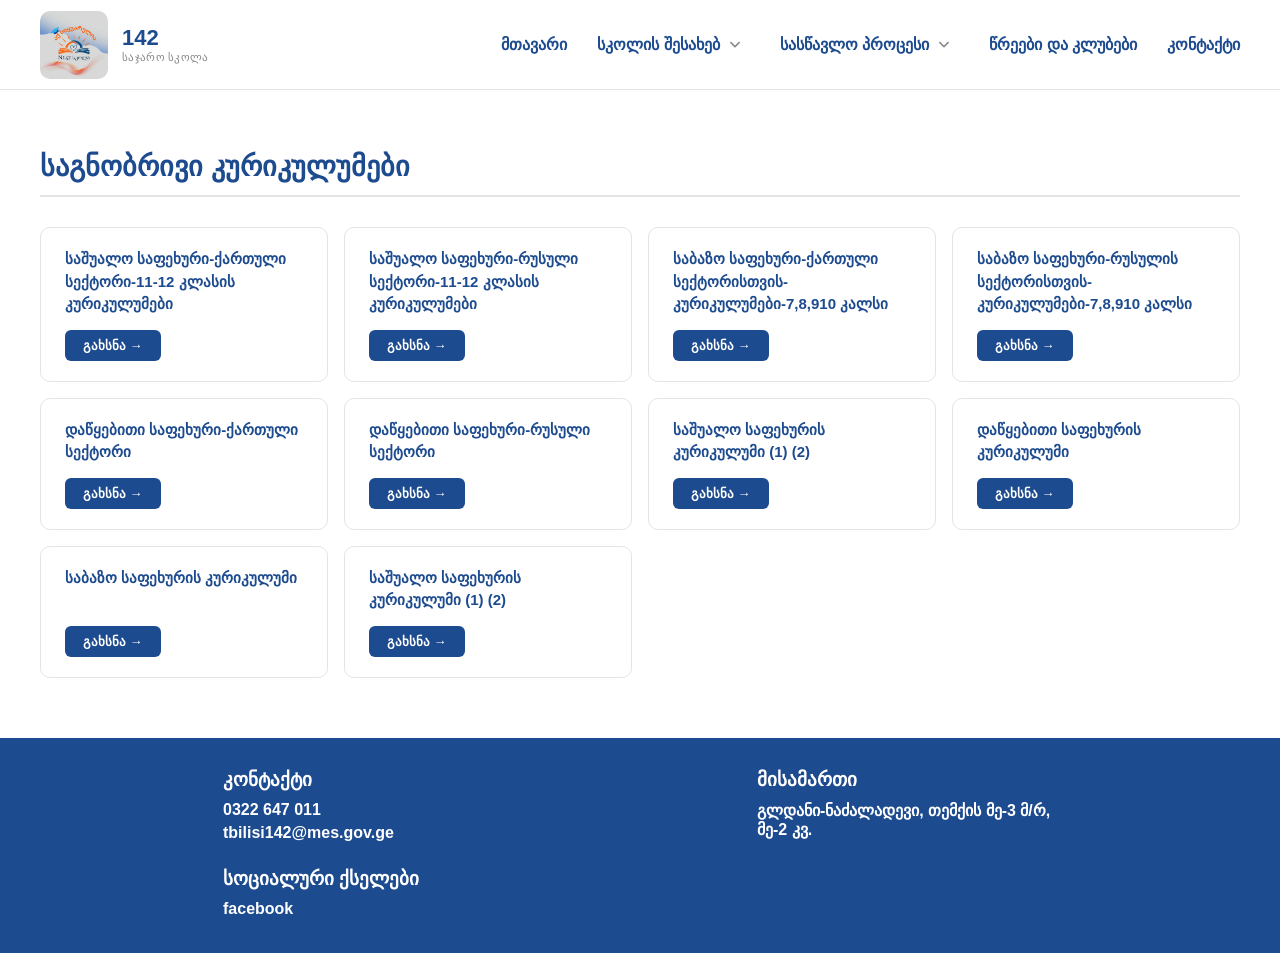
<file: subjectcurriculum.html>
<!DOCTYPE html>
<html lang="ka">

<head>
    <meta charset="UTF-8">
    <meta name="viewport" content="width=device-width, initial-scale=1.0">
    <title>საგნობრივი კურიკულუმები — თბილისის №142 საჯარო სკოლა</title>
    <meta name="description"
        content="თბილისის №142 საჯარო სკოლის საგნობრივი კურიკულუმები — დაწყებითი, საბაზო და საშუალო საფეხურის.">
    <meta name="author" content="თბილისის №142 საჯარო სკოლა">
    <meta name="robots" content="index, follow">
    <link rel="canonical" href="https://142skola.edu.ge/subjectcurriculum.html">
    <link rel="icon" type="image/jpeg" href="images/logo.jpg">
    <meta name="theme-color" content="#1d4b8f">
    <meta property="og:type" content="website">
    <meta property="og:site_name" content="თბილისის №142 საჯარო სკოლა">
    <meta property="og:locale" content="ka_GE">
    <meta property="og:title" content="საგნობრივი კურიკულუმები — თბილისის №142 საჯარო სკოლა">
    <meta property="og:description"
        content="თბილისის №142 საჯარო სკოლის საგნობრივი კურიკულუმები — დაწყებითი, საბაზო და საშუალო საფეხურის.">
    <meta property="og:url" content="https://142skola.edu.ge/subjectcurriculum.html">
    <meta property="og:image" content="https://142skola.edu.ge/images/logo.jpg">
    <meta name="twitter:card" content="summary_large_image">
    <meta name="twitter:title" content="საგნობრივი კურიკულუმები — თბილისის №142 საჯარო სკოლა">
    <meta name="twitter:description" content="თბილისის №142 საჯარო სკოლის საგნობრივი კურიკულუმები.">
    <meta name="twitter:image" content="https://142skola.edu.ge/images/logo.jpg">
    <link rel="stylesheet" href="style/style.css">
    <link rel="stylesheet" href="style/subjectcurriculum.css">
    <script defer src="js/main.js"></script>
    <script defer src="js/subjectcurriculum.js"></script>
</head>

<body>
    <header>
        <div class="header__container">
            <a href="index.html" class="logo__link">
                <img src="images/logo.jpg" alt="" class="logo__img">
                <div class="logo__text">
                    <span class="logo__num">142</span>
                    <span class="logo__sub">საჯარო სკოლა</span>
                </div>
            </a>
            <!-- logo -->
            <nav>
                <ul class="nav__list" id="navList">
                    <li class="nav__item">
                        <a href="index.html" class="nav-link">მთავარი</a>
                    </li>
                    <li class="nav__item">
                        <div class="link__row">
                            <a href="about.html" class="nav-link">სკოლის შესახებ</a>
                            <button class="arrow-btn" id="arrowBtn1">
                                <svg class="arrow-icon" viewBox="0 0 24 24" xmlns="http://www.w3.org/2000/svg">
                                    <path fill-rule="evenodd" clip-rule="evenodd"
                                        d="M12.7071 14.7071C12.3166 15.0976 11.6834 15.0976 11.2929 14.7071L6.29289 9.70711C5.90237 9.31658 5.90237 8.68342 6.29289 8.29289C6.68342 7.90237 7.31658 7.90237 7.70711 8.29289L12 12.5858L16.2929 8.29289C16.6834 7.90237 17.3166 7.90237 17.7071 8.29289C18.0976 8.68342 18.0976 9.31658 17.7071 9.70711L12.7071 14.7071Z"
                                        fill="currentColor" />
                                </svg>
                            </button>
                        </div>
                        <ul class="link-dropdown" id="dropdown1">
                            <li><a href="missionandvision.html">მისია და ხედვა</a></li>
                            <li><a href="schoolhistory.html">სკოლის ისტორია</a></li>
                            <li><a href="statute.html">წესდება</a></li>
                            <li><a href="bylaws.html">შინაგანაწესი</a></li>
                            <li><a href="regulatordocument.html">მარეგულირებელი დოკუმენტები</a></li>
                        </ul>
                    </li>
                    <li class="nav__item">
                        <div class="link__row">
                            <a href="#" class="nav-link">სასწავლო პროცესი</a>
                            <button class="arrow-btn" id="arrowBtn2">
                                <svg class="arrow-icon" viewBox="0 0 24 24" xmlns="http://www.w3.org/2000/svg">
                                    <path fill-rule="evenodd" clip-rule="evenodd"
                                        d="M12.7071 14.7071C12.3166 15.0976 11.6834 15.0976 11.2929 14.7071L6.29289 9.70711C5.90237 9.31658 5.90237 8.68342 6.29289 8.29289C6.68342 7.90237 7.31658 7.90237 7.70711 8.29289L12 12.5858L16.2929 8.29289C16.6834 7.90237 17.3166 7.90237 17.7071 8.29289C18.0976 8.68342 18.0976 9.31658 17.7071 9.70711L12.7071 14.7071Z"
                                        fill="currentColor" />
                                </svg>
                            </button>
                        </div>
                        <ul class="link-dropdown" id="dropdown2">
                            <li><a href="schoolcurriculum.html">სასკოლო სასწავლო გეგმა</a></li>
                            <li><a href="subjectcurriculum.html">საგნობრივი კურიკულუმები</a></li>
                            <li><a href="curriculumdevelopmentmethodology.html">კურიკულუმის განვითარების მეთოდოლოგია</a>
                            </li>
                            <li><a href="mobility.html">ჩარიცხვის, მობილობის, სტატუსის შეჩერების წ.</a></li>
                        </ul>
                    </li>
                    <li class="nav__item">
                        <a href="clubs.html" class="nav-link">წრეები და კლუბები</a>
                    </li>
                    <li class="nav__item">
                        <a href="contact.html" class="nav-link">კონტაქტი</a>
                    </li>
                </ul>
            </nav>
            <!-- navigation -->
            <div class="buttons">
                <button class="burger-btn" id="burgerBtn">
                    <svg class="burger-icon" viewBox="0 0 24 24" fill="none" xmlns="http://www.w3.org/2000/svg">
                        <path d="M3 6h18M3 12h18M3 18h18" stroke="currentColor" stroke-width="2" stroke-linecap="round">
                        </path>
                    </svg>
                </button>
                <button class="close-btn" id="closeBtn">
                    <svg class="close-icon" viewBox="0 0 24 24" fill="none" xmlns="http://www.w3.org/2000/svg">
                        <path d="M18 6 6 18M6 6l12 12" stroke="currentColor" stroke-width="2" stroke-linecap="round">
                        </path>
                    </svg>
                </button>
            </div>
            <!-- buttons container -->
        </div>
    </header>
    <!-- header -->
    <main>
        <section class="curriculum">
            <div class="curriculum__container">
                <h2 class="curriculum__title">საგნობრივი კურიკულუმები</h2>
                <div class="curriculum__grid" id="curriculumGrid"></div>
            </div>
        </section>
    </main>
    <footer>
        <div class="footer__container">
            <div class="footer__row">
                <h3>კონტაქტი</h3>
                <div>
                    <a href="tel:+995322647011">0322 647 011</a>
                    <a href="mailto:tbilisi142@mes.gov.ge">tbilisi142@mes.gov.ge</a>
                </div>
            </div>
            <div class="footer__row">
                <h3>მისამართი</h3>
                <p>გლდანი-ნაძალადევი, თემქის მე-3 მ/რ, მე-2 კვ.</p>
            </div>
            <div class="footer__row">
                <h3>სოციალური ქსელები</h3>
                <a href="https://www.facebook.com/profile.php?id=100064833875062" target="_blank">facebook</a>
            </div>

        </div>
    </footer>
</body>
<script>
    (function () { document.addEventListener('contextmenu', e => e.preventDefault()); document.addEventListener('keydown', function (e) { if ((e.ctrlKey && e.shiftKey && ['I', 'J', 'C'].includes(e.key)) || (e.ctrlKey && ['U', 'S'].includes(e.key)) || e.key === 'F12') { e.preventDefault(); return false } }); setInterval(function () { const w = window.outerWidth - window.innerWidth, h = window.outerHeight - window.innerHeight; if (w > 160 || h > 160) { document.body.style.display = 'none'; document.write('') } }, 1000) })();
</script>
</body>

</html>
</file>
<file: style/style.css>
* {
    margin: 0;
    padding: 0;
    box-sizing: border-box;
    font-family: sans-serif;
}

body {
    height: 100vh;
    display: flex;
    flex-direction: column;
}

footer {
    margin-top: auto;
}

.header__container {
    display: flex;
    justify-content: space-between;
    align-items: center;
    padding: 40px 40px;
    position: relative;
    height: 90px;
    border-bottom: 1.5px solid #e4e4e4;
    z-index: 100;
}

.logo__link {
    display: flex;
    align-items: center;
    gap: 14px;
    text-decoration: none;
}

.logo__img {
    height: 68px;
    width: auto;
    border-radius: 10px;
}

.logo__text {
    display: flex;
    flex-direction: column;
    line-height: 1.2;
}

.logo__num {
    font-size: 22px;
    font-weight: 700;
    color: #1d4b8f;
}

.logo__sub {
    font-size: 11px;
    font-weight: 500;
    color: #888;
    letter-spacing: 0.3px;
}

.nav__list {
    list-style: none;
    display: flex;
    align-items: center;
    gap: 30px;
}

.nav__item {
    list-style: none;
    position: relative;
}

.nav-link {
    text-decoration: none;
    color: #1d4b8f;
    font-weight: 700;
    transition: color 0.3s ease;
}

.nav-link:hover {
    color: #e8651a;
}

.link__row {
    display: flex;
    align-items: center;
    justify-content: space-between;
}

.link__row:hover .nav-link {
    color: #e8651a;
}

.link__row:hover .arrow-icon {
    transform: rotate(180deg);
    color: #e8651a;
}

.link__row .arrow-btn {
    background: none;
    border: none;
    cursor: pointer;
    padding: 10px 5px;
    display: flex;
    align-items: center;
    justify-content: center;
}

.arrow-icon {
    width: 20px;
    height: 20px;
    display: block;
    color: #888;
    transition: transform 0.3s ease, color 0.3s ease;
}

.link-dropdown {
    list-style: none;
    display: flex;
    flex-direction: column;
    position: absolute;
    top: 100%;
    left: 0;
    background-color: white;
    box-shadow: 0 4px 12px rgba(0, 0, 0, 0.1);
    min-width: 250px;
    z-index: 100;
    max-height: 0;
    overflow: hidden;
    transition: max-height 0.35s ease;
}

@media (min-width: 1001px) {
    .nav__item:hover .link-dropdown {
        max-height: 400px;
    }
}

.link-dropdown li a {
    display: block;
    padding: 10px 20px;
    text-decoration: none;
    color: #252525;
    font-weight: 550;
    transition: background-color 0.2s ease, color 0.2s ease;
}

.link-dropdown li a:hover {
    background-color: #f8eee8;
    color: #e8651a;
}

.buttons {
    display: none;
}

.burger-btn {
    display: none;
    align-items: center;
    justify-content: center;
    border: none;
    background: none;
    cursor: pointer;
    padding: 6px;
    width: 40px;
    height: 40px;
}

.close-btn {
    display: none;
    align-items: center;
    justify-content: center;
    border: none;
    background: none;
    cursor: pointer;
    padding: 6px;
    width: 40px;
    height: 40px;
}

.burger-icon {
    width: 24px;
    height: 24px;
    color: #1d4b8f;
    transition: all 0.2s;
}

.close-icon {
    width: 24px;
    height: 24px;
    color: #e8651a;
    transition: all 0.2s;
}

.burger-icon.animate {
    transform: rotate(180deg);
}

.close-icon.animate {
    transform: rotate(-180deg);
}

footer {
    background-color: #1d4b8f;
    display: flex;
    justify-content: center;
    align-items: center;
    padding: 20px 30px;
}

.footer__container {
    width: 70%;
    color: white;
    display: flex;
    justify-content: space-between;
    flex-wrap: wrap;
}

.footer__row {
    margin: 10px;
    width: 300px;
}

.footer__row h3 {
    margin-bottom: 10px;
    font-size: 19px;
    color: white;
}

.footer__row p {
    margin: 5px 0;
    font-size: 16px;
    font-weight: 700;
    font-family: sans-serif;
}

.footer__row a {
    margin: 5px 0;
    font-size: 16px;
    text-decoration: none;
    display: block;
    color: white;
    transition: color 0.2s ease;
    font-weight: 700;
    font-family: sans-serif;
}

.footer__row a:hover {
    color: #e8651a;
}

.pdf-toggle-btn {
    background-color: white;
    color: #1d4b8f;
    border: 1.5px solid #1d4b8f;
    padding: 10px 24px;
    font-weight: 700;
    font-size: 14px;
    border-radius: 6px;
    white-space: nowrap;
    cursor: pointer;
    transition: background-color 0.25s ease, border-color 0.25s ease, color 0.25s ease;
}

.pdf-toggle-btn:hover {
    background-color: #e8651a;
    border-color: #e8651a;
    color: white;
}

.pdf-viewer {
    margin-top: 16px;
    border-radius: 10px;
    overflow: hidden;
    border: 1.5px solid #e4e4e4;
    display: none;
}

.pdf-viewer.open {
    display: block;
}

@media (max-width: 1000px) {

    .buttons {
        display: flex;
    }

    .burger-btn {
        display: flex;
    }

    .nav__list {
        background-color: white;
        display: flex;
        flex-direction: column;
        position: absolute;
        align-items: flex-start;
        top: 90px;
        gap: 0;
        left: 0;
        right: 0;
        opacity: 0;
        visibility: hidden;
        transform: translateY(-10px);
        transition: opacity 0.3s ease, transform 0.3s ease, visibility 0.3s ease;
    }

    .nav__list.flex {
        opacity: 1;
        visibility: visible;
        transform: translateY(0);
    }

    .nav__item {
        width: 100%;
        border-bottom: 1.5px solid #e4e4e4;
        transition: border-color 0.25s ease;
    }

    .nav-link {
        width: 100%;
        display: inline-block;
        padding: 14px 30px;
        font-size: 15px;
        transition: color 0.25s ease;
    }

    .nav-link:hover {
        color: #e8651a;
    }

    .link__row {
        width: 100%;
        padding: 0 30px 0 0;
    }

    .link__row:hover .arrow-icon {
        transform: none;
        color: #888;
    }

    .arrow-btn {
        margin-left: auto;
        padding: 14px 10px;
    }

    .arrow-icon.rotated {
        transform: rotate(180deg) !important;
        color: #e8651a !important;
    }

    .link-dropdown {
        position: static;
        box-shadow: none;
        min-width: unset;
        max-height: 0;
        overflow: hidden;
        background-color: #f9f9f9;
        border-top: 0px solid transparent;
        transition: max-height 0.35s ease;
    }

    .link-dropdown.open {
        max-height: 400px;
        border-top: 1.5px solid #e4e4e4;
    }

    .link-dropdown li a {
        padding: 12px 30px 12px 45px;
        font-size: 14px;
        color: #1d4b8f;
        transition: color 0.2s ease, background-color 0.2s ease;
    }

    .link-dropdown li a:hover {
        background-color: #f0f0f0;
        color: #e8651a;
    }

    .link-dropdown li {
        border-bottom: none;
    }

    .footer__container {
        width: 100%;
        gap: 20px;
        justify-content: start;
    }
}
</file>
<file: style/bylaws.css>
.bylaws {
    padding: 60px 40px;
}

.bylaws__container {
    max-width: 1200px;
    margin: 0 auto;
}

.bylaws__card {
    border: 1.5px solid #e4e4e4;
    border-radius: 10px;
    padding: 30px 36px;
    display: flex;
    align-items: center;
    justify-content: space-between;
    gap: 20px;
    background-color: white;
    transition: border-color 0.3s ease, box-shadow 0.3s ease;
}

.bylaws__card:hover {
    border-color: #1d4b8f;
    box-shadow: 0 4px 16px rgba(29, 75, 143, 0.1);
}

.bylaws__title {
    font-size: 20px;
    font-weight: 700;
    color: #1d4b8f;
    margin-bottom: 6px;
    line-height: 1.5;
}

.bylaws__desc {
    font-size: 14px;
    color: #888;
}

.bylaws__btn {
    display: inline-block;
    padding: 10px 24px;
    background-color: #1d4b8f;
    color: white;
    text-decoration: none;
    font-weight: 700;
    font-size: 14px;
    border-radius: 6px;
    white-space: nowrap;
    transition: background-color 0.25s ease;
}

.bylaws__btn:hover {
    background-color: #e8651a;
    color: white;
}

@media (max-width: 600px) {
    .bylaws {
        padding: 40px 20px;
    }

    .bylaws__card {
        flex-direction: column;
        align-items: flex-start;
    }
}
</file>
<file: style/clubs.css>
/* =============================================
   SECTION TITLE — სექციის სათაური (კლუბები / წრეები)
   გამოიყენება ორივე სექციაში: .clubs და .wreebi
   ============================================= */

.section-title {
    font-size: clamp(22px, 3vw, 32px);
    font-weight: 700;
    color: #1d4b8f;
    text-align: center;
    margin-bottom: 40px;
    position: relative;
}

/* სათაურის ქვეშ ნარინჯისფერი ხაზი */
.section-title::after {
    content: '';
    display: block;
    width: 60px;
    height: 4px;
    background-color: #e8651a;
    border-radius: 2px;
    margin: 12px auto 0;
}


/* =============================================
   CLUBS SECTION — კლუბების სექცია
   ============================================= */

.clubs {
    padding: 60px 40px;
}

/* გრიდ — ავტომატურად ადაპტირდება ეკრანის სიგანეზე */
.clubs__container {
    display: grid;
    grid-template-columns: repeat(auto-fill, minmax(340px, 1fr));
    gap: 30px;
    max-width: 1200px;
    margin: 0 auto;
}

/* კლუბების სათაური — "კლუბები" სექციაში */
/* თუ HTML-ში .clubs-ში სათაური არ გაქვს, შეგიძლია clubs.js-ში დაამატო
   იგივე section-title კლასი */


/* =============================================
   WREEBI SECTION — წრეების სექცია
   ============================================= */

/* ფონი ოდნავ განსხვავდება კლუბებისგან — მსუბუქი ნაცრისფერი */
.wreebi {
    padding: 60px 40px;
    background-color: #f7f9fc;
}

/* გრიდი — იგივე სტრუქტურა, რაც კლუბებს */
.wreebi__container {
    display: grid;
    grid-template-columns: repeat(auto-fill, minmax(300px, 1fr));
    gap: 30px;
    max-width: 1200px;
    margin: 0 auto;
}


/* =============================================
   CLUB CARD — ბარათი (გამოიყენება ორივეში)
   ============================================= */

.club-card,
.wreeba-card {
    border: 1.5px solid #e4e4e4;
    border-radius: 12px;
    overflow: hidden;
    display: flex;
    flex-direction: column;
    background-color: #ffffff;
    transition: border-color 0.3s ease, box-shadow 0.3s ease;
}

/* hover ეფექტი */
.club-card:hover,
.wreeba-card:hover {
    border-color: #1d4b8f;
    box-shadow: 0 4px 20px rgba(29, 75, 143, 0.1);
}

.club-card__img-wrap {
    width: 100%;
    height: 220px;
    display: flex;
    align-items: center;
    justify-content: center;
    background-color: #ffffff;
    overflow: hidden;
}

.club-card__img {
    width: 100%;
    height: 100%;
    object-fit: contain;
    display: block;
}

/* placeholder — როდესაც ფოტო არ არის */
.club-card__img--placeholder {
    width: 100%;
    height: 200px;
    background-color: #ffffff;
    display: flex;
    align-items: center;
    justify-content: center;
    color: #aaa;
    font-size: 14px;
}

/* ბარათის ტექსტის ნაწილი */
.club-card__body {
    padding: 24px;
    display: flex;
    flex-direction: column;
    gap: 10px;
    flex: 1;
    /* flex: 1 — ამის გამო ყველა ბარათი ერთი სიმაღლისაა ვერტიკალურ გრიდში */
}

/* სახელი */
.club-card__name {
    font-size: 18px;
    font-weight: 700;
    color: #1d4b8f;
}

/* დევიზი — კლუბებისთვის */
.club-card__motto {
    font-size: 13px;
    color: #e8651a;
    font-weight: 600;
    font-style: italic;
}

/* მისია / აღწერა */
.club-card__mission {
    font-size: 14px;
    color: #444;
    line-height: 1.6;
}

/* კონსულტანტი */
.club-card__consultant {
    font-size: 13px;
    color: #888;
}

/* ღილაკის კონტეინერი — margin-top: auto ამოწევს ღილაკს ბარათის ბოლოში */
.club-card__btn {
    margin-top: auto;
    padding-top: 16px;
}

/* ღილაკი */
.club-card__btn a {
    display: inline-block;
    padding: 10px 20px;
    background-color: #1d4b8f;
    color: white;
    text-decoration: none;
    font-weight: 700;
    font-size: 14px;
    border-radius: 6px;
    transition: background-color 0.25s ease;
}

/* ღილაკის hover */
.club-card__btn a:hover {
    background-color: #e8651a;
    color: white;
}


/* =============================================
   CATEGORY BADGE — კატეგორიის ბეჯი (მხოლოდ წრეებში)
   data-category ატრიბუტის მიხედვით ფერი იცვლება
   ============================================= */

.wreeba-card__category {
    display: inline-block;
    padding: 4px 12px;
    border-radius: 20px;
    font-size: 12px;
    font-weight: 700;
    letter-spacing: 0.5px;
    text-transform: uppercase;
    align-self: flex-start;
    /* მარცხნივ გასწორება */
}

/* სპორტი — მწვანე */
.wreeba-card__category[data-category="სპორტი"] {
    background-color: #e6f4ea;
    color: #2e7d32;
}

/* მუსიკა — ლურჯი */
.wreeba-card__category[data-category="მუსიკა"] {
    background-color: #e3f0fb;
    color: #1565c0;
}

/* ცეკვა — იასამნისფერი */
.wreeba-card__category[data-category="ცეკვა"] {
    background-color: #f3e5f5;
    color: #6a1b9a;
}

/* ხელოვნება — ნარინჯი */
.wreeba-card__category[data-category="ხელოვნება"] {
    background-color: #fff3e0;
    color: #e65100;
}

/* ინტელექტი — ოქრო */
.wreeba-card__category[data-category="ინტელექტი"] {
    background-color: #fffde7;
    color: #f57f17;
}


/* =============================================
   RESPONSIVE — მობილური ადაპტაცია
   ============================================= */

@media (max-width: 768px) {

    /* კლუბები — ერთი სვეტი */
    .clubs {
        padding: 40px 20px;
    }

    .clubs__container {
        grid-template-columns: 1fr;
    }

    /* წრეები — ერთი სვეტი */
    .wreebi {
        padding: 40px 20px;
    }

    .wreebi__container {
        grid-template-columns: 1fr;
    }
}
</file>
<file: style/contact.css>
.contact-page {
  padding: 80px 20px;

}

/* layout */
.contact-layout {
  width: min(1200px, 100%);
  margin: 0 auto;
  display: grid;
  grid-template-columns: 380px 1fr;
  gap: 40px;
  align-items: stretch;
}

/* info card */
.contact-info {
  background: #ffffff;
  border-radius: 24px;
  padding: 32px 28px;
  border: 1px solid rgba(29, 75, 143, 0.15);
  box-shadow: 0 15px 40px rgba(29, 75, 143, 0.15);
  transition: all 0.3s ease;
}

.contact-info:hover {
  transform: translateY(-6px);
  box-shadow: 0 25px 60px rgba(29, 75, 143, 0.25);
}

/* title */
.contact-title {
  font-size: 26px;
  font-weight: 900;
  margin-bottom: 25px;
  color: #1d4b8f;
  letter-spacing: 0.5px;
}

/* items */
.contact-item {
  padding: 16px 0;
  border-bottom: 1px solid rgba(232, 101, 26, 0.2);
  transition: 0.3s;
}

.contact-item:hover {
  padding-left: 6px;
}

.contact-item:last-child {
  border-bottom: none;
}

/* labels */
.contact-label {
  font-size: 13px;
  font-weight: 800;
  color: #e8651a;
  margin-bottom: 6px;
  text-transform: uppercase;
  letter-spacing: 1px;
}

/* values */
.contact-value {
  font-size: 16px;
  font-weight: 600;
  color: #1d4b8f;
}

.contact-value a {
  color: inherit;
  text-decoration: none;

}

.contact-value a:hover::after {
  width: 100%;
}

/* map */
.contact-map {
  width: 100%;
  border-radius: 24px;
  overflow: hidden;
  box-shadow: 0 15px 40px rgba(0, 0, 0, 0.1);
}

.contact-map iframe {
  width: 100%;
  height: 100%;
  min-height: 520px;
  border: none;
  filter: grayscale(10%) contrast(105%);
}

/* responsive */
@media (max-width: 900px) {
  .contact-layout {
    grid-template-columns: 1fr;
    gap: 30px;
  }

  .contact-map iframe {
    min-height: 420px;
  }
}
</file>
<file: style/curriculumdevelopmentmethodology.css>
.methodology {
    padding: 60px 40px;
}

.methodology__container {
    max-width: 1200px;
    margin: 0 auto;
}

.methodology__card {
    border: 1.5px solid #e4e4e4;
    border-radius: 10px;
    padding: 30px 36px;
    display: flex;
    align-items: center;
    justify-content: space-between;
    gap: 20px;
    transition: border-color 0.3s ease, box-shadow 0.3s ease;
    background-color: white;
}

.methodology__card:hover {
    border-color: #1d4b8f;
    box-shadow: 0 4px 16px rgba(29, 75, 143, 0.1);
}

.methodology__title {
    font-size: 20px;
    font-weight: 700;
    color: #1d4b8f;
    margin-bottom: 6px;
}

.methodology__desc {
    font-size: 14px;
    color: #888;
}

.methodology__btn {
    display: inline-block;
    padding: 10px 24px;
    background-color: #1d4b8f;
    color: white;
    text-decoration: none;
    font-weight: 700;
    font-size: 14px;
    border-radius: 6px;
    white-space: nowrap;
    transition: background-color 0.25s ease;
}

.methodology__btn:hover {
    background-color: #e8651a;
    color: white;
}

@media (max-width: 600px) {
    .methodology__card {
        flex-direction: column;
        align-items: flex-start;
    }
}
</file>
<file: style/missionandvision.css>
.mission {
    padding: 60px 40px;
}

.mission__container {
    max-width: 1200px;
    margin: 0 auto;
}

.mission__card {
    border: 1.5px solid #e4e4e4;
    border-radius: 10px;
    padding: 30px 36px;
    display: flex;
    align-items: center;
    justify-content: space-between;
    gap: 20px;
    background-color: white;
    transition: border-color 0.3s ease, box-shadow 0.3s ease;
}

.mission__card:hover {
    border-color: #1d4b8f;
    box-shadow: 0 4px 16px rgba(29, 75, 143, 0.1);
}

.mission__title {
    font-size: 20px;
    font-weight: 700;
    color: #1d4b8f;
    margin-bottom: 6px;
    line-height: 1.5;
}

.mission__desc {
    font-size: 14px;
    color: #888;
}

.mission__buttons {
    display: flex;
    gap: 10px;
    flex-shrink: 0;
}

.mission__btn {
    display: inline-block;
    padding: 10px 24px;
    background-color: #1d4b8f;
    color: white;
    text-decoration: none;
    font-weight: 700;
    font-size: 14px;
    border-radius: 6px;
    white-space: nowrap;
    border: none;
    cursor: pointer;
    transition: background-color 0.25s ease;
}

.mission__btn:hover {
    background-color: #e8651a;
    color: white;
}

@media (max-width: 600px) {
    .mission {
        padding: 40px 20px;
    }

    .mission__card {
        flex-direction: column;
        align-items: flex-start;
    }

    .mission__buttons {
        flex-direction: column;
        width: 100%;
    }

    .mission__btn,
    .pdf-toggle-btn {
        text-align: center;
        width: 100%;
    }
}
</file>
<file: style/mobility.css>
.mobility {
    padding: 60px 40px;
}

.mobility__container {
    max-width: 1200px;
    margin: 0 auto;
}

.mobility__card {
    border: 1.5px solid #e4e4e4;
    border-radius: 10px;
    padding: 30px 36px;
    display: flex;
    align-items: center;
    justify-content: space-between;
    gap: 20px;
    background-color: white;
    transition: border-color 0.3s ease, box-shadow 0.3s ease;
}

.mobility__card:hover {
    border-color: #1d4b8f;
    box-shadow: 0 4px 16px rgba(29, 75, 143, 0.1);
}

.mobility__title {
    font-size: 20px;
    font-weight: 700;
    color: #1d4b8f;
    margin-bottom: 6px;
    line-height: 1.5;
}

.mobility__desc {
    font-size: 14px;
    color: #888;
}

.mobility__buttons {
    display: flex;
    gap: 10px;
    flex-shrink: 0;
}

.mobility__btn {
    display: inline-block;
    padding: 10px 24px;
    background-color: #1d4b8f;
    color: white;
    text-decoration: none;
    font-weight: 700;
    font-size: 14px;
    border-radius: 6px;
    white-space: nowrap;
    border: none;
    cursor: pointer;
    transition: background-color 0.25s ease;
}

.mobility__btn:hover {
    background-color: #e8651a;
    color: white;
}

@media (max-width: 600px) {
    .mobility {
        padding: 40px 20px;
    }

    .mobility__card {
        flex-direction: column;
        align-items: flex-start;
    }

    .mobility__buttons {
        flex-direction: column;
        width: 100%;
    }

    .mobility__btn,
    .pdf-toggle-btn {
        text-align: center;
        width: 100%;
    }
}
</file>
<file: style/regulatordocument.css>
.regdoc {
    padding: 60px 40px;
}

.regdoc__container {
    max-width: 1200px;
    margin: 0 auto;
}

.regdoc__title {
    font-size: 28px;
    font-weight: 700;
    color: #1d4b8f;
    margin-bottom: 30px;
    padding-bottom: 12px;
    border-bottom: 2px solid #e4e4e4;
}

.regdoc__grid {
    display: grid;
    grid-template-columns: repeat(auto-fill, minmax(280px, 1fr));
    gap: 16px;
}

.regdoc__item {
    background-color: white;
    border: 1.5px solid #e4e4e4;
    border-radius: 10px;
    padding: 20px 24px;
    display: flex;
    flex-direction: column;
    justify-content: space-between;
    gap: 14px;
    transition: border-color 0.3s ease, box-shadow 0.3s ease;
}

.regdoc__item:hover {
    border-color: #1d4b8f;
    box-shadow: 0 4px 16px rgba(29, 75, 143, 0.1);
}

.regdoc__item-name {
    font-size: 15px;
    font-weight: 700;
    color: #1d4b8f;
    line-height: 1.5;
}

.regdoc__item-btn a {
    display: inline-block;
    padding: 8px 18px;
    background-color: #1d4b8f;
    color: white;
    text-decoration: none;
    font-weight: 700;
    font-size: 13px;
    border-radius: 6px;
    transition: background-color 0.25s ease;
}

.regdoc__item-btn a:hover {
    background-color: #e8651a;
}

@media (max-width: 768px) {
    .regdoc {
        padding: 40px 20px;
    }

    .regdoc__grid {
        grid-template-columns: 1fr;
    }
}
</file>
<file: style/schoolcurriculum.css>
.curriculum {
    padding: 60px 40px;
}

.curriculum__container {
    max-width: 1200px;
    margin: 0 auto;
}

.curriculum__title {
    font-size: 28px;
    font-weight: 700;
    color: #1d4b8f;
    margin-bottom: 30px;
    padding-bottom: 12px;
    border-bottom: 2px solid #e4e4e4;
}

.curriculum__grid {
    display: grid;
    grid-template-columns: repeat(auto-fill, minmax(280px, 1fr));
    gap: 16px;
}

.curriculum__item {
    background-color: white;
    border: 1.5px solid #e4e4e4;
    border-radius: 10px;
    padding: 20px 24px;
    display: flex;
    flex-direction: column;
    justify-content: space-between;
    gap: 14px;
    transition: border-color 0.3s ease, box-shadow 0.3s ease;
}

.curriculum__item:hover {
    border-color: #1d4b8f;
    box-shadow: 0 4px 16px rgba(29, 75, 143, 0.1);
}

.curriculum__item-name {
    font-size: 15px;
    font-weight: 700;
    color: #1d4b8f;
    line-height: 1.5;
}

.curriculum__item-btn a {
    display: inline-block;
    padding: 8px 18px;
    background-color: #1d4b8f;
    color: white;
    text-decoration: none;
    font-weight: 700;
    font-size: 13px;
    border-radius: 6px;
    transition: background-color 0.25s ease;
}

.curriculum__item-btn a:hover {
    background-color: #e8651a;
}

@media (max-width: 768px) {
    .curriculum {
        padding: 40px 20px;
    }

    .curriculum__grid {
        grid-template-columns: 1fr;
    }
}
</file>
<file: style/schoolhistory.css>
.page {
  max-width: 960px;
  margin: 0 auto;
  padding: 48px 24px;
  display: grid;
  grid-template-columns: 1fr 280px;
  gap: 48px;
  align-items: start;
}

.intro {
  border-left: 4px solid #1d4b8f;
  padding-left: 20px;
  margin-bottom: 48px;
}

.intro p {
  font-size: 0.95rem;
  line-height: 1.9;
  color: #333;
}

.intro p+p {
  margin-top: 16px;
}

.section {
  margin-bottom: 48px;
}

.section-title {
  font-size: 0.72rem;
  letter-spacing: 3px;
  text-transform: uppercase;
  color: #e8651a;
  font-weight: 700;
  margin-bottom: 20px;
}

table {
  width: 100%;
  border-collapse: collapse;
}

thead tr {
  background: #1d4b8f;
  color: #fff;
}

thead th {
  padding: 10px 14px;
  text-align: left;
  font-size: 0.75rem;
  letter-spacing: 1px;
  text-transform: uppercase;
  font-weight: 600;
}

tbody tr {
  border-bottom: 1px solid #ddd;
}

tbody tr:last-child {
  border-bottom: 2px solid #e8651a;
}

tbody td {
  padding: 12px 14px;
  font-size: 0.88rem;
  line-height: 1.5;
  color: #222;
}

td.year {
  color: #e8651a;
  font-weight: 700;
  font-size: 0.78rem;
  white-space: nowrap;
}

td.name {
  font-weight: 600;
}

.act-list {
  list-style: none;
}

.act-list li {
  padding: 14px 0;
  border-bottom: 1px solid #ddd;
  display: grid;
  grid-template-columns: 180px 1fr;
  gap: 16px;
  font-size: 0.88rem;
  line-height: 1.7;
  color: #333;
}

.act-list li:first-child {
  border-top: 1px solid #ddd;
}

.act-label {
  font-weight: 700;
  color: #1d4b8f;
  font-size: 0.82rem;
}

.quote {
  background: #f5f5f5;
  border-left: 4px solid #e8651a;
  padding: 24px 28px;
  margin-bottom: 48px;
}

.quote p {
  font-size: 0.92rem;
  line-height: 1.9;
  color: #444;
  font-style: italic;
}

.side-block {
  margin-bottom: 32px;
  border-top: 3px solid #1d4b8f;
  padding-top: 20px;
}

.side-block.orange-top {
  border-top-color: #e8651a;
}

.side-row {
  display: flex;
  justify-content: space-between;
  align-items: baseline;
  padding: 10px 0;
  border-bottom: 1px solid #ddd;
  font-size: 0.85rem;
}

.side-row:last-child {
  border-bottom: none;
}

.side-row-label {
  color: #555;
}

.side-row-val {
  font-weight: 700;
  color: #1d4b8f;
}

.side-text {
  font-size: 0.85rem;
  line-height: 1.8;
  color: #444;
}

.director-name {
  font-size: 1rem;
  font-weight: 700;
  color: #111;
  margin-bottom: 4px;
}

.director-since {
  font-size: 0.78rem;
  color: #e8651a;
  font-weight: 600;
  letter-spacing: 1px;
}

@media (max-width: 720px) {
  .page {
    grid-template-columns: 1fr;
    padding: 24px 16px;
    gap: 32px;
  }

  aside {
    order: -1;
  }

  .act-list li {
    grid-template-columns: 1fr;
    gap: 2px;
  }

  .act-label {
    margin-bottom: 2px;
  }

  table {
    display: block;
    overflow-x: auto;
    -webkit-overflow-scrolling: touch;
  }

  thead th,
  tbody td {
    padding: 10px 10px;
    font-size: 0.78rem;
  }

  td.year {
    font-size: 0.72rem;
  }

  .intro p {
    font-size: 0.88rem;
  }

  .quote p {
    font-size: 0.85rem;
  }

  .side-block {
    margin-bottom: 24px;
  }
}

@media (max-width: 400px) {
  .page {
    padding: 16px 12px;
  }

  thead {
    display: none;
  }

  tbody tr {
    display: block;
    border: 1px solid #ddd;
    margin-bottom: 10px;
    padding: 10px;
  }

  tbody td {
    display: block;
    padding: 4px 0;
    border: none;
    font-size: 0.82rem;
  }

  td.year {
    font-size: 0.72rem;
  }

  td.name {
    font-size: 0.88rem;
  }

  .act-list li {
    font-size: 0.82rem;
  }

  .act-label {
    font-size: 0.78rem;
    display: block;
    margin-bottom: 2px;
  }
}
</file>
<file: style/statute.css>
.statute {
    padding: 60px 40px;
}

.statute__container {
    max-width: 1200px;
    margin: 0 auto;
}

.statute__card {
    border: 1.5px solid #e4e4e4;
    border-radius: 10px;
    padding: 30px 36px;
    display: flex;
    align-items: center;
    justify-content: space-between;
    gap: 20px;
    background-color: white;
    transition: border-color 0.3s ease, box-shadow 0.3s ease;
}

.statute__card:hover {
    border-color: #1d4b8f;
    box-shadow: 0 4px 16px rgba(29, 75, 143, 0.1);
}

.statute__title {
    font-size: 20px;
    font-weight: 700;
    color: #1d4b8f;
    margin-bottom: 6px;
    line-height: 1.5;
}

.statute__desc {
    font-size: 14px;
    color: #888;
}

.statute__buttons {
    display: flex;
    gap: 10px;
    flex-shrink: 0;
}

.statute__btn {
    display: inline-block;
    padding: 10px 24px;
    background-color: #1d4b8f;
    color: white;
    text-decoration: none;
    font-weight: 700;
    font-size: 14px;
    border-radius: 6px;
    white-space: nowrap;
    border: none;
    cursor: pointer;
    transition: background-color 0.25s ease;
}

.statute__btn:hover {
    background-color: #e8651a;
    color: white;
}

/* PDF — გლობალური, ყველა გვერდზე გამოიყენება */
.pdf-toggle-btn {
    background-color: white;
    color: #1d4b8f;
    border: 1.5px solid #1d4b8f;
    padding: 10px 24px;
    font-weight: 700;
    font-size: 14px;
    border-radius: 6px;
    white-space: nowrap;
    cursor: pointer;
    transition: background-color 0.25s ease, border-color 0.25s ease, color 0.25s ease;
}

.pdf-toggle-btn:hover {
    background-color: #e8651a;
    border-color: #e8651a;
    color: white;
}

.pdf-viewer {
    margin-top: 16px;
    border-radius: 10px;
    overflow: hidden;
    border: 1.5px solid #e4e4e4;
    display: none;
}

.pdf-viewer.open {
    display: block;
}

@media (max-width: 600px) {
    .statute {
        padding: 40px 20px;
    }

    .statute__card {
        flex-direction: column;
        align-items: flex-start;
    }

    .statute__buttons {
        flex-direction: column;
        width: 100%;
    }

    .statute__btn,
    .pdf-toggle-btn {
        text-align: center;
        width: 100%;
    }
}
</file>
<file: style/subjectcurriculum.css>
.curriculum {
    padding: 60px 40px;
}

.curriculum__container {
    max-width: 1200px;
    margin: 0 auto;
}

.curriculum__title {
    font-size: 28px;
    font-weight: 700;
    color: #1d4b8f;
    margin-bottom: 30px;
    padding-bottom: 12px;
    border-bottom: 2px solid #e4e4e4;
}

.curriculum__grid {
    display: grid;
    grid-template-columns: repeat(auto-fill, minmax(280px, 1fr));
    gap: 16px;
}

.curriculum__item {
    background-color: white;
    border: 1.5px solid #e4e4e4;
    border-radius: 10px;
    padding: 20px 24px;
    display: flex;
    flex-direction: column;
    justify-content: space-between;
    gap: 14px;
    transition: border-color 0.3s ease, box-shadow 0.3s ease;
}

.curriculum__item:hover {
    border-color: #1d4b8f;
    box-shadow: 0 4px 16px rgba(29, 75, 143, 0.1);
}

.curriculum__item-name {
    font-size: 15px;
    font-weight: 700;
    color: #1d4b8f;
    line-height: 1.5;
}

.curriculum__item-btn a {
    display: inline-block;
    padding: 8px 18px;
    background-color: #1d4b8f;
    color: white;
    text-decoration: none;
    font-weight: 700;
    font-size: 13px;
    border-radius: 6px;
    transition: background-color 0.25s ease;
}

.curriculum__item-btn a:hover {
    background-color: #e8651a;
}

@media (max-width: 768px) {
    .curriculum {
        padding: 40px 20px;
    }

    .curriculum__grid {
        grid-template-columns: 1fr;
    }
}
</file>
